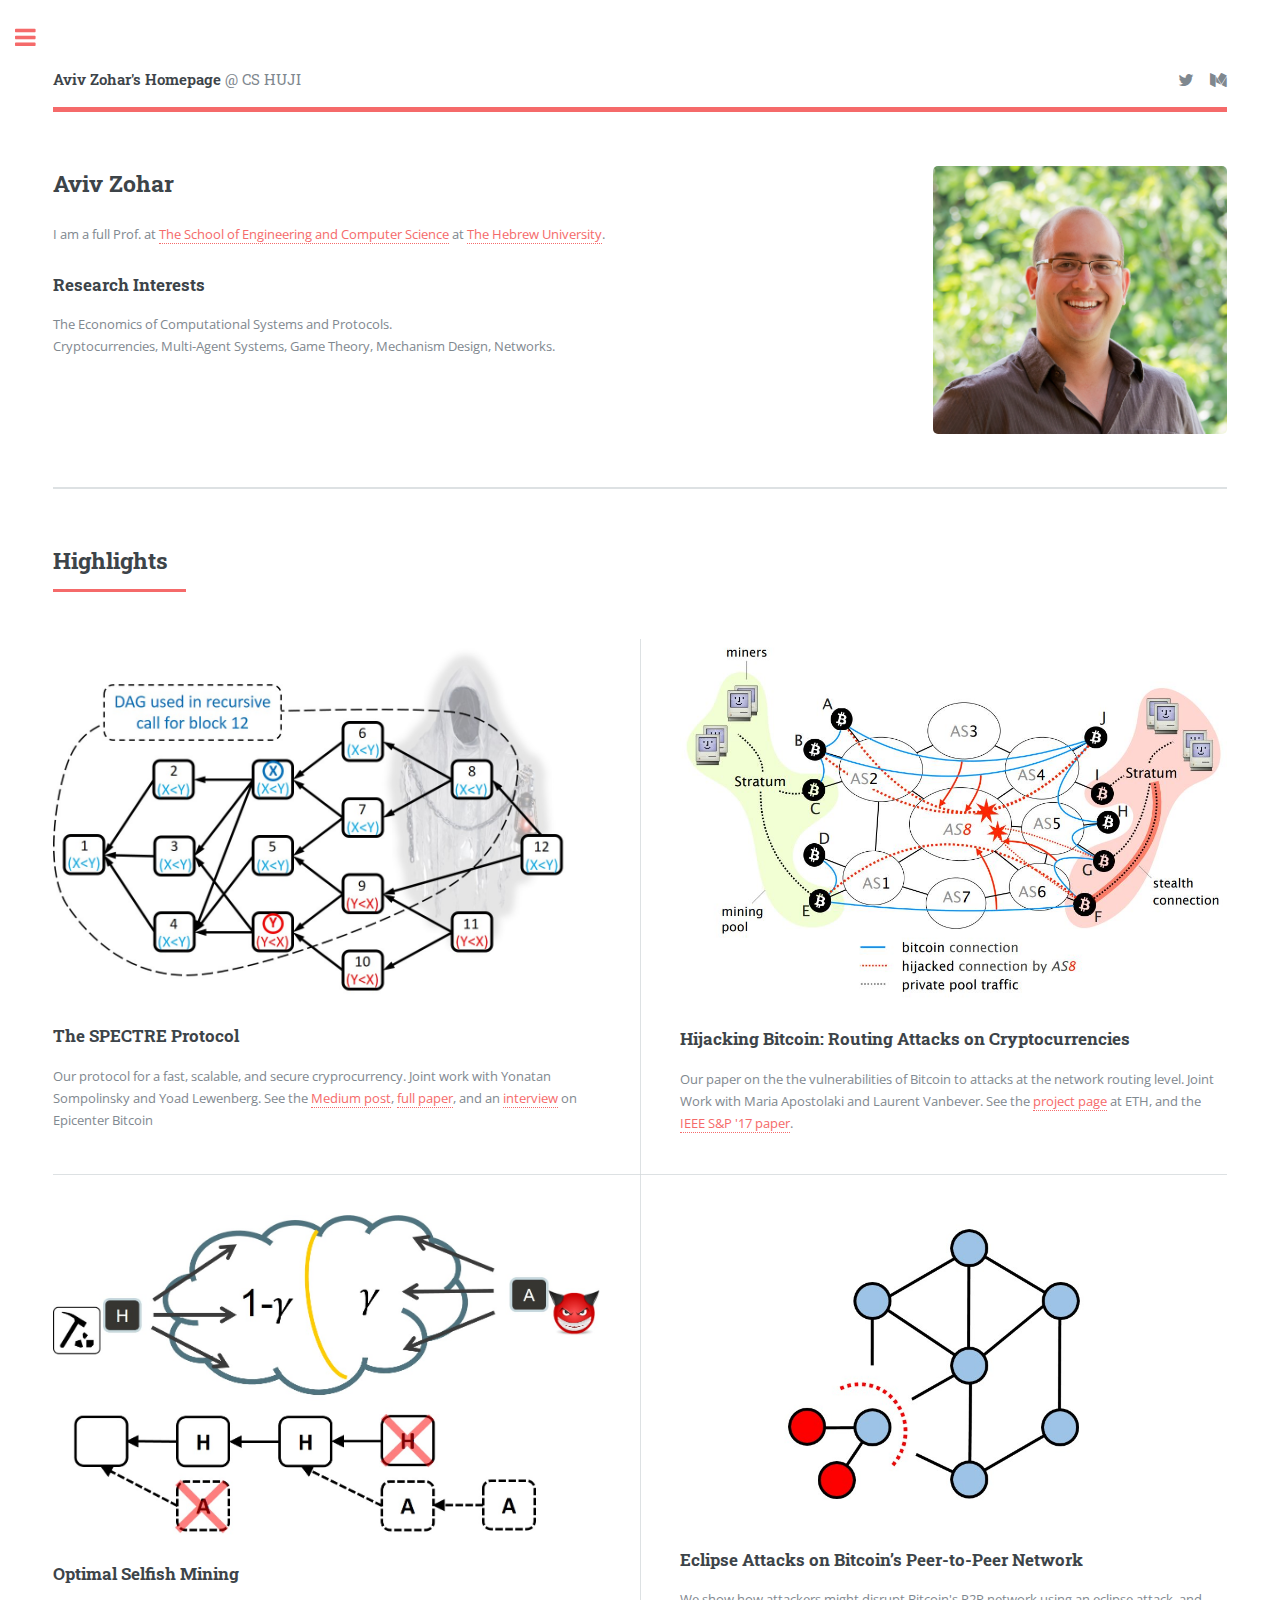
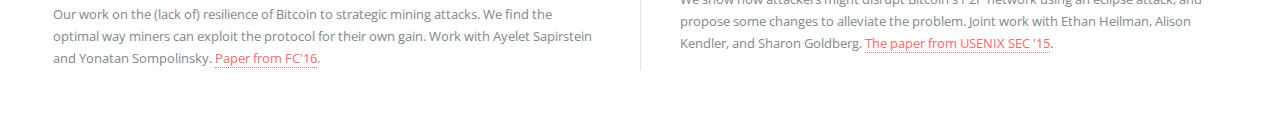
<file: index.html>
<!DOCTYPE HTML>
<html>

<head>
	<title>Aviv Zohar | Computer Science | The Hebrew University</title>
	<meta name="description"
		content="My research on Cryptocurrencies, Multi-agent Systems, Mechanism Design for Computer Systems and protocols." />
	<meta charset="utf-8" />
	<meta name="viewport" content="width=device-width, initial-scale=1, user-scalable=no" />
	<!--[if lte IE 8]><script src="assets/js/ie/html5shiv.js"></script><![endif]-->
	<link rel="stylesheet" href="assets/css/main.css" />
	<!--[if lte IE 9]><link rel="stylesheet" href="assets/css/ie9.css" /><![endif]-->
	<!--[if lte IE 8]><link rel="stylesheet" href="assets/css/ie8.css" /><![endif]-->

	<!-- Google Tag Manager -->
	<script>(function (w, d, s, l, i) {
			w[l] = w[l] || []; w[l].push({
				'gtm.start':
					new Date().getTime(), event: 'gtm.js'
			}); var f = d.getElementsByTagName(s)[0],
				j = d.createElement(s), dl = l != 'dataLayer' ? '&l=' + l : ''; j.async = true; j.src =
					'https://www.googletagmanager.com/gtm.js?id=' + i + dl; f.parentNode.insertBefore(j, f);
		})(window, document, 'script', 'dataLayer', 'GTM-KX6CHWX');</script>
	<!-- End Google Tag Manager -->
</head>

<body>
	<!-- Google Tag Manager (noscript) -->
	<noscript><iframe src="https://www.googletagmanager.com/ns.html?id=GTM-KX6CHWX" height="0" width="0"
			style="display:none;visibility:hidden"></iframe></noscript>
	<!-- End Google Tag Manager (noscript) -->

	<!-- Wrapper -->
	<div id="wrapper">

		<!-- Main -->
		<div id="main">
			<div class="inner">

				<!-- Header -->
				<header id="header">
					<a href="index.html" class="logo"><strong>Aviv Zohar's Homepage</strong> @ CS HUJI</a>
					<ul class="icons">
						<li><a href="https://twitter.com/Avivz78" class="icon fa-twitter"><span
									class="label">Twitter</span></a></li>
						<li><a href="https://medium.com/@avivzohar" class="icon fa-medium"><span
									class="label">Medium</span></a></li>
					</ul>
				</header>

				<!-- Banner -->
				<section id="banner">
					<div class="content">
						<header>
							<h2> Aviv Zohar </h2>
						</header>
						<p> I am a full Prof. at <a href="http://www.cs.huji.ac.il">The School of Engineering and
								Computer Science</a> at <a href="http://www.huji.ac.il">The Hebrew University</a>. </p>
						<h3> Research Interests </h3>
						<p>The Economics of Computational Systems and Protocols.
							<br>Cryptocurrencies, Multi-Agent Systems, Game Theory, Mechanism Design, Networks.
						</p>

					</div>
					<span class="image object">
						<img src="images/AvivZohar.jpg" alt="Aviv Zohar" />
					</span>
				</section>

				<!-- Section -->
				<section>
					<header class="major">
						<h2>Highlights</h2>
					</header>
					<div class="posts">
						<article>
							<a href="https://medium.com/@avivzohar/the-spectre-protocol-7dbbebb707b5" class="image"><img
									src="images/SPECTRE1.jpg" alt="" /></a>
							<h3>The SPECTRE Protocol</h3>
							<p>Our protocol for a fast, scalable, and secure cryprocurrency. Joint work with Yonatan
								Sompolinsky and Yoad Lewenberg.
								See the <a href="https://medium.com/@avivzohar/the-spectre-protocol-7dbbebb707b5">Medium
									post</a>,
								<a href="https://eprint.iacr.org/2016/1159.pdf">full paper</a>, and an <a
									href="https://www.youtube.com/watch?v=DzXH4I8ncVs">interview</a> on Epicenter
								Bitcoin
							</p>
						</article>
						<article>
							<a href="pubs/16/btc_hijack.pdf" class="image"><img src="images/HijackBitcoin.jpg"
									alt="" /></a>
							<h3>Hijacking Bitcoin: Routing Attacks on Cryptocurrencies</h3>
							<p>Our paper on the the vulnerabilities of Bitcoin to attacks at the network routing level.
								Joint Work with Maria Apostolaki and Laurent Vanbever.
								See the <a href="https://btc-hijack.ethz.ch/">project page</a> at ETH,
								and the <a href="pubs/16/btc_hijack.pdf">IEEE S&P '17 paper</a>.</p>

						</article>
						<article>
							<a href="pubs/16/OptSelfishMining.pdf" class="image"><img
									src="images/OptimalSelfishMining.jpg" alt="" /></a>
							<h3>Optimal Selfish Mining</h3>
							<p>Our work on the (lack of) resilience of Bitcoin to strategic mining attacks.
								We find the optimal way miners can exploit the protocol for their own gain.
								Work with Ayelet Sapirstein and Yonatan Sompolinsky. <a
									href="pubs/16/OptSelfishMining.pdf">Paper from FC'16</a>. </p>
						</article>
						<article>
							<a href="pubs/15/sec15-paper-heilman_final.pdf" class="image"><img
									src="images/EclipseAttack.jpg" alt="" /></a>
							<h3>Eclipse Attacks on Bitcoin’s Peer-to-Peer Network</h3>
							<p>We show how attackers might disrupt Bitcoin's P2P network using an eclipse attack, and
								propose some changes to alleviate the problem. Joint work with Ethan Heilman, Alison
								Kendler, and Sharon Goldberg. <a href="pubs/15/sec15-paper-heilman_final.pdf">The paper
									from USENIX SEC '15</a>.</p>
						</article>
					</div>
				</section>

			</div>
		</div>

		<!-- Sidebar -->
		<div id="sidebar">
			<div class="inner">

				<!-- Menu -->
				<nav id="menu">
					<header class="major">
						<h2>Menu</h2>
					</header>
					<ul>
						<li><a href="index.html">Homepage</a></li>
						<li><a href="publications.html">Publications</a></li>
						<li><a href="talks.html">Talks</a></li>
						<li><a href="counseling.html">Student Counseling & Reception Hours</a></li>
					</ul>
				</nav>

				<!-- Section -->
				<section>
					<header class="major">
						<h2>Contact</h2>
					</header>
					<ul class="contact">
						<li class="fa-envelope-o"><a href="mailto:avivz@cs.huji.ac.il">avivz@cs.huji.ac.il</a></li>
						<li class="fa-twitter">Twitter: <a href="https://twitter.com/Avivz78">@Avivz78</a> </li>
						<li class="fa-medium">Medium: <a href="https://medium.com/@avivzohar">@AvivZohar</a> </li>
						<!-- <li class="fa-phone">+972-(0)2-54-94553</li> -->
						<li class="fa-home"> The School of Engineering and Computer Science
							(Rothberg Building), <br> The Hebrew University of Jerusalem, <br> J. Edmund Safra (Givat
							Ram) Campus, <br> Jerusalem , Israel 9190416.
					</ul>
				</section>

				<!-- Footer -->
				<footer id="footer">
					<p class="copyright">&copy; All rights reserved. Design: <a href="https://html5up.net">HTML5 UP</a>.
					</p>
				</footer>

			</div>
		</div>

	</div>

	<!-- Scripts -->
	<script src="assets/js/jquery.min.js"></script>
	<script src="assets/js/skel.min.js"></script>
	<script src="assets/js/util.js"></script>
	<!--[if lte IE 8]><script src="assets/js/ie/respond.min.js"></script><![endif]-->
	<script src="assets/js/main.js"></script>

</body>

</html>
</file>
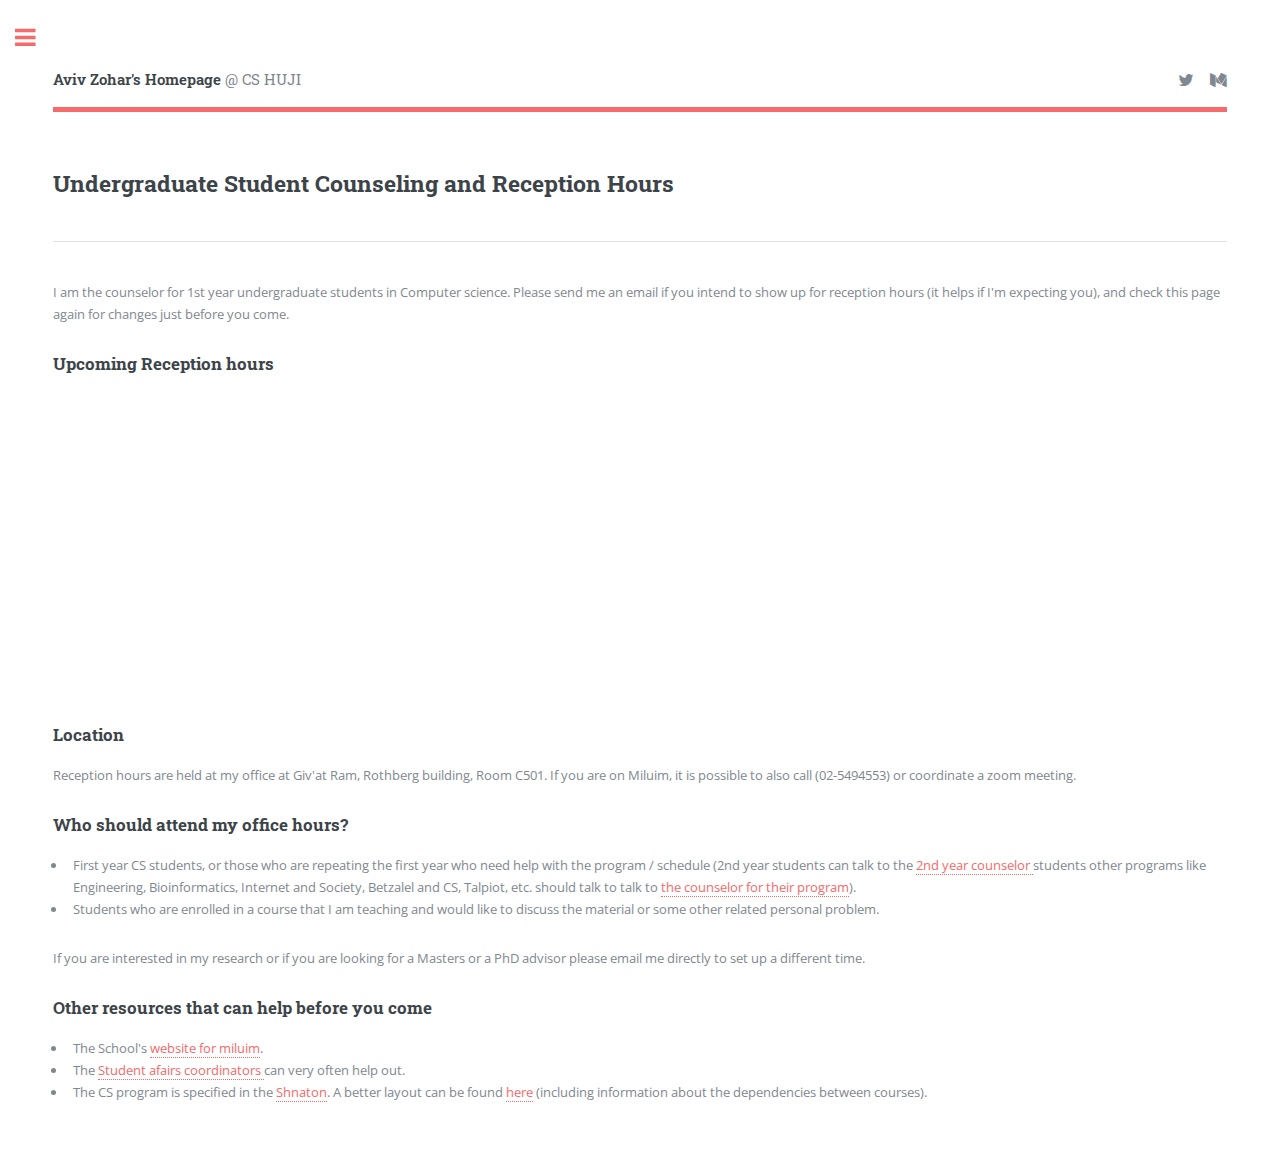
<file: counseling.html>
<!DOCTYPE HTML>
<html>

<head>
	<title>Aviv Zohar - Reception Hours | Computer Science | The Hebrew University</title>
	<meta name="description" content="Student Counseling and Reception Hours." />
	<meta charset="utf-8" />
	<meta name="viewport" content="width=device-width, initial-scale=1, user-scalable=no" />
	<!--[if lte IE 8]><script src="assets/js/ie/html5shiv.js"></script><![endif]-->
	<link rel="stylesheet" href="assets/css/main.css" />
	<!--[if lte IE 9]><link rel="stylesheet" href="assets/css/ie9.css" /><![endif]-->
	<!--[if lte IE 8]><link rel="stylesheet" href="assets/css/ie8.css" /><![endif]-->

	<!-- Google Tag Manager -->
	<script>(function (w, d, s, l, i) {
			w[l] = w[l] || []; w[l].push({
				'gtm.start':
					new Date().getTime(), event: 'gtm.js'
			}); var f = d.getElementsByTagName(s)[0],
				j = d.createElement(s), dl = l != 'dataLayer' ? '&l=' + l : ''; j.async = true; j.src =
					'https://www.googletagmanager.com/gtm.js?id=' + i + dl; f.parentNode.insertBefore(j, f);
		})(window, document, 'script', 'dataLayer', 'GTM-KX6CHWX');</script>
	<!-- End Google Tag Manager -->

</head>

<body>

	<!-- Google Tag Manager (noscript) -->
	<noscript><iframe src="https://www.googletagmanager.com/ns.html?id=GTM-KX6CHWX" height="0" width="0"
			style="display:none;visibility:hidden"></iframe></noscript>
	<!-- End Google Tag Manager (noscript) -->

	<!-- Wrapper -->
	<div id="wrapper">

		<!-- Main -->
		<div id="main">
			<div class="inner">

				<!-- Header -->
				<header id="header">
					<a href="index.html" class="logo"><strong>Aviv Zohar's Homepage</strong> @ CS HUJI</a>
					<ul class="icons">
						<li><a href="https://twitter.com/Avivz78" class="icon fa-twitter"><span
									class="label">Twitter</span></a></li>
						<li><a href="https://medium.com/@avivzohar" class="icon fa-medium"><span
									class="label">Medium</span></a></li>
					</ul>
				</header>

				<!-- Content -->
				<section>
					<header class="main">
						<h2>Undergraduate Student Counseling and Reception Hours</h1>
					</header>

					<hr class="major" />
					<p> I am the counselor for 1st year undergraduate students in Computer science.
						Please send me an email if you intend to show up for reception hours (it helps if I'm expecting
						you), and check this page again for changes just before you come. </p>
					<h3>Upcoming Reception hours </h3>

					<div class="6u 12u$(small)">
						<!-- google calendar embed -->
						<iframe
							src="https://calendar.google.com/calendar/embed?showTitle=0&amp;showDate=0&amp;showPrint=0&amp;showTabs=0&amp;showCalendars=0&amp;mode=AGENDA&amp;height=300&amp;wkst=1&amp;bgcolor=%23FFFFFF&amp;src=vh5u2l2v6mb84juojtfe03thhc%40group.calendar.google.com&amp;color=%2323164E&amp;ctz=Asia%2FJerusalem"
							style="border-width:0" width="600" height="300" frameborder="0" scrolling="no"></iframe>
						<!-- end google calendar embed -->

					</div>
					<br>
					<h3> Location </h3>
					<p>
						Reception hours are held at my office at Giv'at Ram, Rothberg building, Room C501. If you are on
						Miluim, it is possible to also call (02-5494553) or coordinate a zoom meeting.
					</p>

					<h3> Who should attend my office hours? </h3>
					<ul>
						<li> First year CS students, or those who are repeating the first year who need help with the
							program / schedule (2nd year students can talk to the
							<a href="https://www.cs.huji.ac.il/page/15"> 2nd year counselor </a> students other programs
							like Engineering, Bioinformatics, Internet and Society, Betzalel and CS, Talpiot, etc.
							should talk to talk to <a href="https://www.cs.huji.ac.il/page/15">the counselor for their
								program</a>).
						<li> Students who are enrolled in a course that I am teaching and would like to discuss the
							material or some other related personal problem.
					</ul>
					<p> If you are interested in my research or if you are looking for a Masters or a PhD advisor please
						email me directly to set up a different time.</p>

					<h3> Other resources that can help before you come</h3>
					<ul>
						<li> The School's <a href="https://miluim.cs.huji.ac.il/he/">website for
								miluim</a>.
						<li> The <a href="http://www.cs.huji.ac.il/people/administrative-staff"> Student afairs
								coordinators </a> can very often help out.
						<li> The CS program is specified in the <a href="http://shnaton.huji.ac.il/"> Shnaton</a>. A
							better layout can be found
							<a href="http://www.cs.huji.ac.il/academics/programs-for-bachelors-degree">here</a>
							(including information about the dependencies between courses).
					</ul>
				</section>
			</div>
		</div>

		<!-- Sidebar -->
		<div id="sidebar">
			<div class="inner">

				<!-- Menu -->
				<nav id="menu">
					<header class="major">
						<h2>Menu</h2>
					</header>
					<ul>
						<li><a href="index.html">Homepage</a></li>
						<li><a href="publications.html">Publications</a></li>
						<li><a href="talks.html">Talks</a></li>
						<li><a href="counseling.html">Student Counseling & Reception Hours</a></li>
					</ul>
				</nav>

				<!-- Section -->
				<section>
					<header class="major">
						<h2>Contact</h2>
					</header>
					<ul class="contact">
						<li class="fa-envelope-o"><a href="mailto:avivz@cs.huji.ac.il">avivz@cs.huji.ac.il</a></li>
						<li class="fa-twitter">Twitter: <a href="https://twitter.com/Avivz78">@Avivz78</a> </li>
						<li class="fa-medium">Medium: <a href="https://medium.com/@avivzohar">@AvivZohar</a> </li>
						<!-- <li class="fa-phone">+972-(0)2-54-94553</li> -->
						<li class="fa-home"> The School of Engineering and Computer Science
							(Rothberg Building), <br> The Hebrew University of Jerusalem, <br> J. Edmund Safra (Givat
							Ram) Campus, <br> Jerusalem , Israel 9190416.
					</ul>
				</section>

				<!-- Footer -->
				<footer id="footer">
					<p class="copyright">&copy; All rights reserved. Design: <a href="https://html5up.net">HTML5 UP</a>.
					</p>
				</footer>

			</div>
		</div>

	</div>

	<!-- Scripts -->
	<script src="assets/js/jquery.min.js"></script>
	<script src="assets/js/skel.min.js"></script>
	<script src="assets/js/util.js"></script>
	<!--[if lte IE 8]><script src="assets/js/ie/respond.min.js"></script><![endif]-->
	<script src="assets/js/main.js"></script>
</body>

</html>
</file>
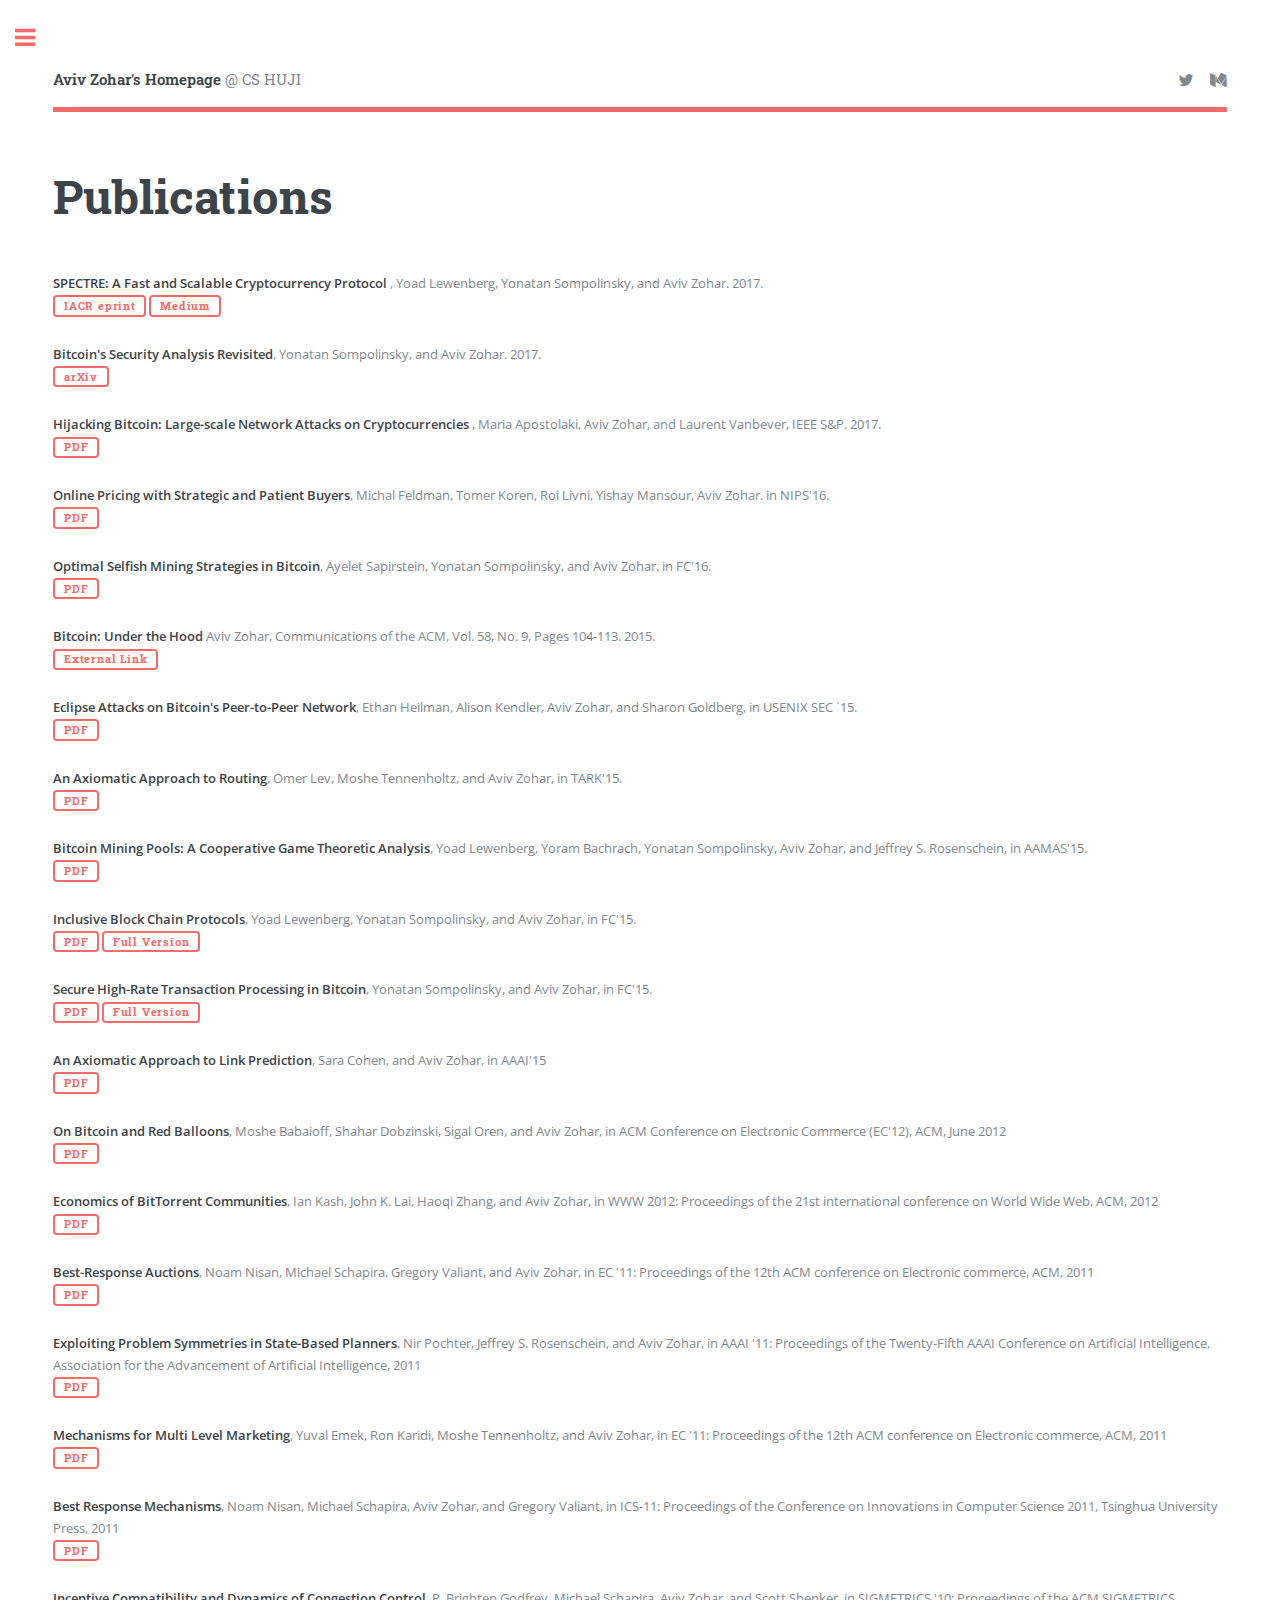
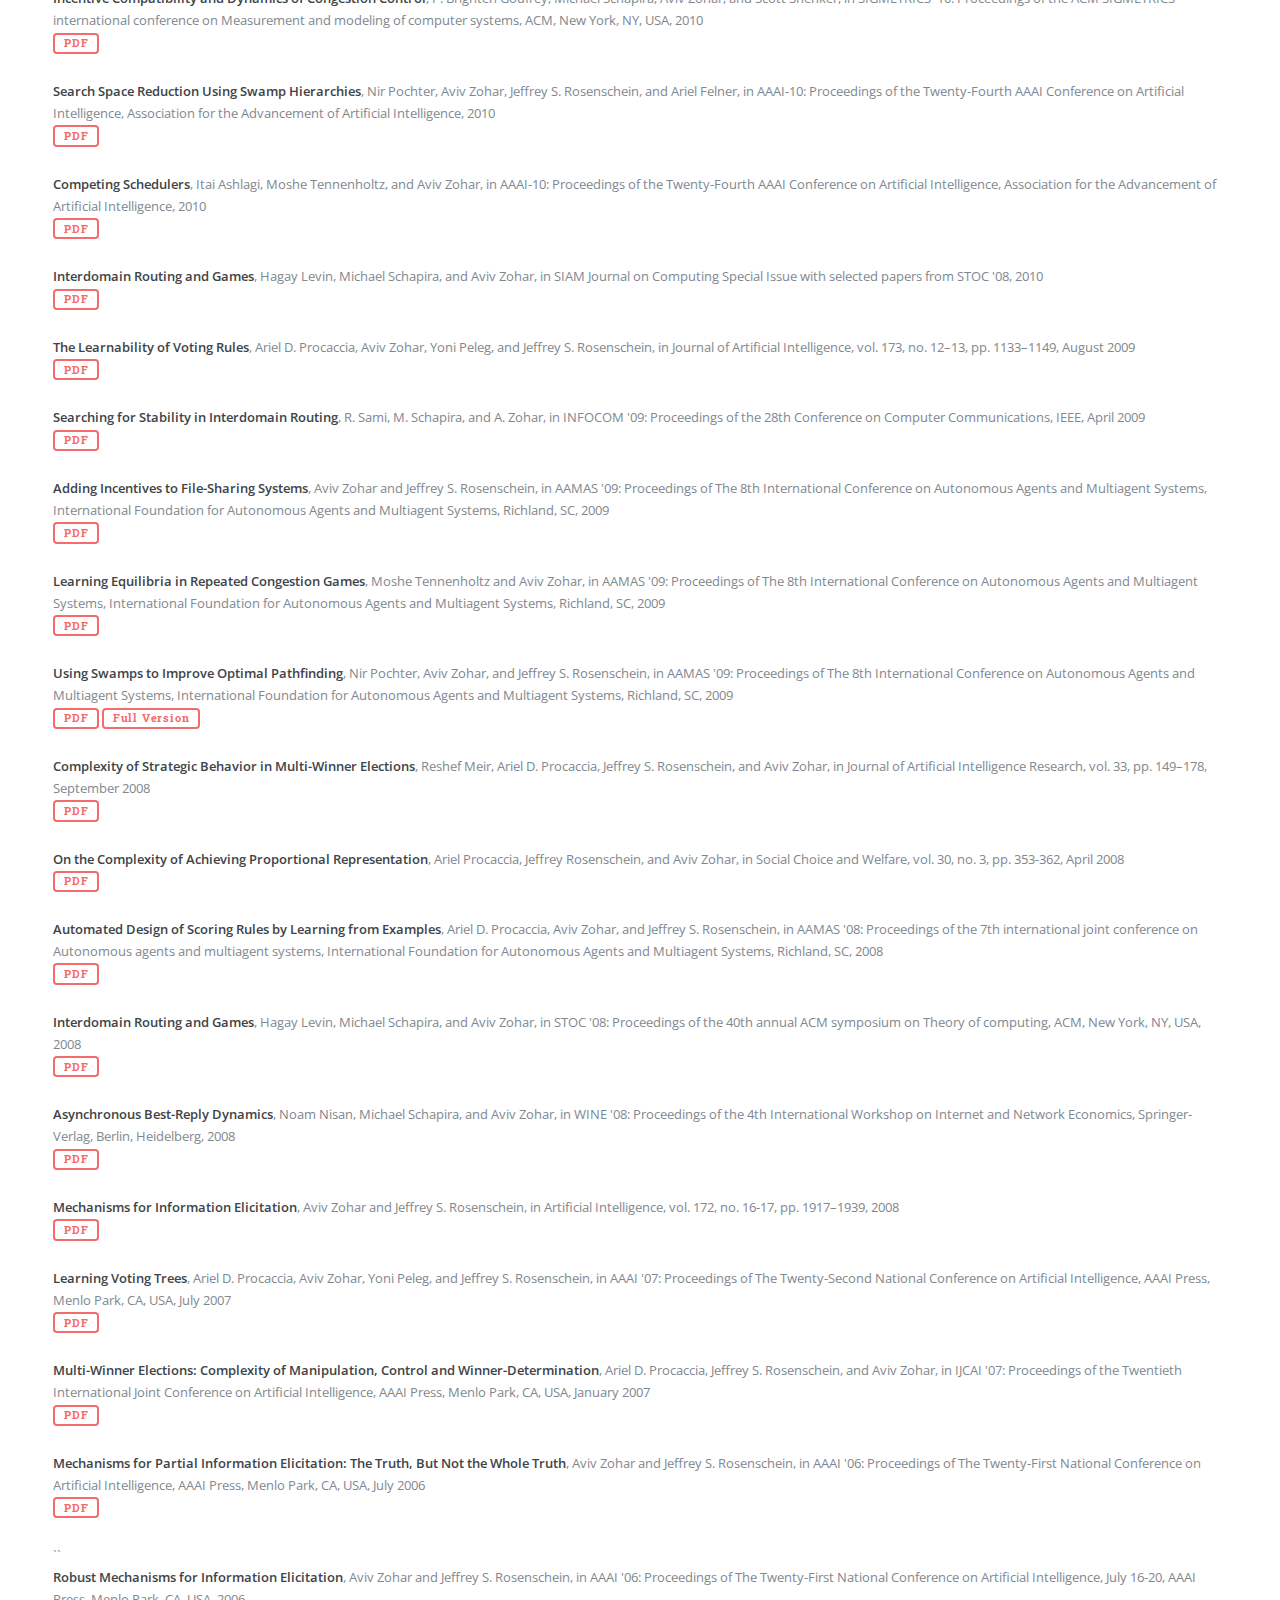
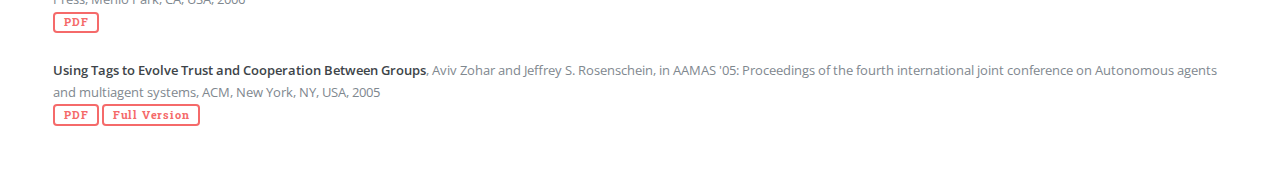
<file: publications.html>
<!DOCTYPE HTML>
<html>

<head>
	<title>Aviv Zohar's Publications | Computer Science | The Hebrew University</title>
	<meta name="description" content="Publications and recent research results." />
	<meta charset="utf-8" />
	<meta name="viewport" content="width=device-width, initial-scale=1, user-scalable=no" />
	<!--[if lte IE 8]><script src="assets/js/ie/html5shiv.js"></script><![endif]-->
	<link rel="stylesheet" href="assets/css/main.css" />
	<!--[if lte IE 9]><link rel="stylesheet" href="assets/css/ie9.css" /><![endif]-->
	<!--[if lte IE 8]><link rel="stylesheet" href="assets/css/ie8.css" /><![endif]-->
	<!-- Google Tag Manager -->
	<script>(function (w, d, s, l, i) {
			w[l] = w[l] || []; w[l].push({
				'gtm.start':
					new Date().getTime(), event: 'gtm.js'
			}); var f = d.getElementsByTagName(s)[0],
				j = d.createElement(s), dl = l != 'dataLayer' ? '&l=' + l : ''; j.async = true; j.src =
					'https://www.googletagmanager.com/gtm.js?id=' + i + dl; f.parentNode.insertBefore(j, f);
		})(window, document, 'script', 'dataLayer', 'GTM-KX6CHWX');</script>
	<!-- End Google Tag Manager -->
</head>

<body>

	<!-- Google Tag Manager (noscript) -->
	<noscript><iframe src="https://www.googletagmanager.com/ns.html?id=GTM-KX6CHWX" height="0" width="0"
			style="display:none;visibility:hidden"></iframe></noscript>
	<!-- End Google Tag Manager (noscript) -->


	<!-- Wrapper -->
	<div id="wrapper">

		<!-- Main -->
		<div id="main">
			<div class="inner">

				<!-- Header -->
				<header id="header">
					<a href="index.html" class="logo"><strong>Aviv Zohar's Homepage</strong> @ CS HUJI</a>
					<ul class="icons">
						<li><a href="https://twitter.com/Avivz78" class="icon fa-twitter"><span
									class="label">Twitter</span></a></li>
						<li><a href="https://medium.com/@avivzohar" class="icon fa-medium"><span
									class="label">Medium</span></a></li>
					</ul>
				</header>

				<!-- Content -->
				<section>
					<header class="main">
						<h1>Publications</h1>
					</header>

					<!-- <div class="row"> -->

					<p> <strong>SPECTRE: A Fast and Scalable Cryptocurrency Protocol </strong>, Yoad Lewenberg, Yonatan
						Sompolinsky, and Aviv Zohar. 2017.
						<br>
						<a href="https://eprint.iacr.org/2016/1159.pdf" class="button tight">IACR eprint</a>
						<a href="https://medium.com/@avivzohar/the-spectre-protocol-7dbbebb707b5"
							class="button tight">Medium</a>
					</p>

					<p><strong>Bitcoin's Security Analysis Revisited</strong>, Yonatan Sompolinsky, and Aviv Zohar.
						2017.
						<br>
						<a href="http://arxiv.org/abs/1605.09193" class="button tight"> arXiv</a>
					</p>

					<p><strong>Hijacking Bitcoin: Large-scale Network Attacks on Cryptocurrencies </strong>, Maria
						Apostolaki, Aviv Zohar, and Laurent Vanbever, IEEE S&P. 2017.
						<br>
						<a href="pubs/16/btc_hijack.pdf" class="button tight">PDF</a>
					</p>

					<p><strong>Online Pricing with Strategic and Patient Buyers</strong>, Michal Feldman, Tomer Koren,
						Roi Livni, Yishay Mansour, Aviv Zohar. in NIPS'16.
						<br>
						<a href="pubs/16/patient_buyers.pdf" class="button tight">PDF</a>
					</p>

					<p><strong>Optimal Selfish Mining Strategies in Bitcoin</strong>, Ayelet Sapirstein, Yonatan
						Sompolinsky, and Aviv Zohar. in FC'16.
						<br>
						<a href="pubs/16/OptSelfishMining.pdf" class="button tight">PDF</a>
					</p>

					<p><strong> Bitcoin: Under the Hood</strong> Aviv Zohar, Communications of the ACM, Vol. 58, No. 9,
						Pages 104-113. 2015.
						<br>
						<a href="http://dl.acm.org/citation.cfm?id=2817191.2701411&amp;coll=portal&amp;dl=ACM"
							class="button tight">External Link</a>
					</p>

					<p><strong>Eclipse Attacks on Bitcoin's Peer-to-Peer Network</strong>, Ethan Heilman, Alison
						Kendler, Aviv Zohar, and Sharon Goldberg, in USENIX SEC `15.
						<br>
						<a href="pubs/15/sec15-paper-heilman_final.pdf" class="button tight">PDF</a>
					</p>

					<p><strong>An Axiomatic Approach to Routing</strong>, Omer Lev, Moshe Tennenholtz, and Aviv Zohar,
						in TARK'15.
						<br>
						<a href="pubs/15/routing_axioms_TARK15.pdf" class="button tight">PDF</a>
					</p>

					<p><strong>Bitcoin Mining Pools: A Cooperative Game Theoretic Analysis</strong>, Yoad Lewenberg,
						Yoram Bachrach, Yonatan Sompolinsky, Aviv Zohar, and Jeffrey S. Rosenschein, in AAMAS'15.
						<br>
						<a href="pubs/15/fp245-lewenbergA.pdf" class="button tight">PDF</a>
					</p>

					<p><strong>Inclusive Block Chain Protocols</strong>, Yoad Lewenberg, Yonatan Sompolinsky, and Aviv
						Zohar, in FC'15.
						<br>
						<a href="pubs/15/inclusive_btc.pdf" class="button tight">PDF</a>
						<a href="pubs/15/inclusive_btc_full.pdf" class="button tight">Full Version</a>
					</p>

					<p><strong>Secure High-Rate Transaction Processing in Bitcoin</strong>, Yonatan Sompolinsky, and
						Aviv Zohar, in FC'15.
						<br>
						<a href="pubs/15/btc_ghost.pdf" class="button tight">PDF</a>
						<a href="pubs/15/btc_ghost_full.pdf" class="button tight">Full Version</a>
					</p>

					<p><strong>An Axiomatic Approach to Link Prediction</strong>, Sara Cohen, and Aviv Zohar, in AAAI'15
						<br>
						<a href="pubs/15/axiomatic_link_pred.pdf" class="button tight">PDF</a>
					</p>

					<p><strong>On Bitcoin and Red Balloons</strong>, Moshe Babaioff, Shahar Dobzinski, Sigal Oren, and
						Aviv Zohar, in ACM Conference on Electronic Commerce (EC'12), ACM, June 2012
						<br>
						<a href="pubs/12/Bitcoin_EC0212.pdf" class="button tight">PDF</a>
					</p>

					<p><strong>Economics of BitTorrent Communities</strong>, Ian Kash, John K. Lai, Haoqi Zhang, and
						Aviv Zohar, in WWW 2012: Proceedings of the 21st international conference on World Wide Web,
						ACM, 2012
						<br>
						<a href="pubs/12/P2PCommunities_WWW2012.pdf" class="button tight">PDF</a>
					</p>

					<p><strong>Best-Response Auctions</strong>, Noam Nisan, Michael Schapira, Gregory Valiant, and Aviv
						Zohar, in EC '11: Proceedings of the 12th ACM conference on
						Electronic commerce, ACM, 2011
						<br>
						<a href="pubs/12/BestResponseAuctions_EC11.pdf" class="button tight">PDF</a>
					</p>

					<p><strong>Exploiting Problem Symmetries in State-Based Planners</strong>, Nir Pochter, Jeffrey S.
						Rosenschein, and Aviv Zohar, in AAAI '11: Proceedings of
						the Twenty-Fifth AAAI Conference on Artificial Intelligence, Association for the Advancement of
						Artificial Intelligence, 2011
						<br>
						<a href="pubs/12/PlanningSymmetries_AAAI11.pdf" class="button tight">PDF</a>
					</p>

					<p><strong>Mechanisms for Multi Level Marketing</strong>, Yuval Emek, Ron Karidi, Moshe Tennenholtz,
						and Aviv Zohar, in EC '11: Proceedings of the 12th ACM
						conference on Electronic commerce, ACM, 2011
						<br>
						<a href="pubs/12/MultiLevelMarketing_EC11.pdf" class="button tight">PDF</a>
					</p>

					<p><strong>Best Response Mechanisms</strong>, Noam Nisan, Michael Schapira, Aviv Zohar, and Gregory
						Valiant, in ICS-11: Proceedings of the Conference on
						Innovations in Computer Science 2011, Tsinghua University Press, 2011
						<br>
						<a href="pubs/12/BestRespMechanisms_ICS11.pdf" class="button tight">PDF</a>
					</p>

					<p><strong>Incentive Compatibility and Dynamics of Congestion Control</strong>, P. Brighten Godfrey,
						Michael Schapira, Aviv Zohar, and Scott Shenker, in SIGMETRICS '10:
						Proceedings of the ACM SIGMETRICS international conference on Measurement and modeling of
						computer systems, ACM, New York, NY, USA, 2010
						<br>
						<a href="pubs/12/fp194-godfrey.pdf" class="button tight">PDF</a>
					</p>

					<p><strong>Search Space Reduction Using Swamp Hierarchies</strong>, Nir Pochter, Aviv Zohar, Jeffrey
						S. Rosenschein, and Ariel Felner, in AAAI-10: Proceedings of the
						Twenty-Fourth AAAI Conference on Artificial Intelligence, Association for the Advancement of
						Artificial Intelligence, 2010
						<br>
						<a href="pubs/12/swamps_AAAI2010.pdf" class="button tight">PDF</a>
					</p>

					<p><strong>Competing Schedulers</strong>, Itai Ashlagi, Moshe Tennenholtz, and Aviv Zohar, in
						AAAI-10: Proceedings of the Twenty-Fourth AAAI
						Conference on Artificial Intelligence, Association for the Advancement of Artificial
						Intelligence, 2010
						<br>
						<a href="pubs/12/SchedulingComp_AAAI2010.pdf" class="button tight">PDF</a>
					</p>

					<p><strong>Interdomain Routing and Games</strong>, Hagay Levin, Michael Schapira, and Aviv Zohar, in
						SIAM Journal on Computing Special Issue with
						selected papers from STOC '08, 2010
						<br>
						<a href="pubs/12/routing_games-full.pdf" class="button tight">PDF</a>
					</p>

					<p><strong>The Learnability of Voting Rules</strong>, Ariel D. Procaccia, Aviv Zohar, Yoni Peleg,
						and Jeffrey S. Rosenschein,
						in Journal of Artificial Intelligence, vol. 173, no. 12–13, pp. 1133–1149, August 2009
						<br>
						<a href="pubs/12/learn_aij.pdf" class="button tight">PDF</a>
					</p>
					<p><strong>Searching for Stability in Interdomain Routing</strong>, R. Sami, M. Schapira, and A.
						Zohar, in INFOCOM '09: Proceedings of
						the 28th Conference on Computer Communications, IEEE, April 2009
						<br>
						<a href="pubs/12/sss1_infocom09.pdf" class="button tight">PDF</a>
					</p>

					<p><strong>Adding Incentives to File-Sharing Systems</strong>, Aviv Zohar and Jeffrey S.
						Rosenschein, in AAMAS '09: Proceedings of The
						8th International Conference on Autonomous Agents and Multiagent Systems, International
						Foundation for Autonomous Agents and Multiagent Systems,
						Richland, SC, 2009
						<br>
						<a href="pubs/12/p2p_aamas09.pdf" class="button tight">PDF</a>
					</p>

					<p><strong>Learning Equilibria in Repeated Congestion Games</strong>, Moshe Tennenholtz and Aviv
						Zohar, in AAMAS '09: Proceedings of
						The 8th International Conference on Autonomous Agents and Multiagent Systems, International
						Foundation for Autonomous Agents and Multiagent
						Systems, Richland, SC, 2009
						<br>
						<a href="pubs/12/learn_eq_aamas09.pdf" class="button tight">PDF</a>
					</p>

					<p><strong>Using Swamps to Improve Optimal Pathfinding</strong>, Nir Pochter, Aviv Zohar, and
						Jeffrey S. Rosenschein, in AAMAS '09: Proceedings of The
						8th International Conference on Autonomous Agents and Multiagent Systems, International
						Foundation for Autonomous Agents and Multiagent Systems,
						Richland, SC, 2009
						<br>
						<a href="pubs/12/swamps_aamas09_short.pdf" class="button tight">PDF</a>
						<a href="pubs/12/swamps_stair08.pdf" class="button tight">Full Version</a>
					</p>

					<p><strong>Complexity of Strategic Behavior in Multi-Winner Elections</strong>, Reshef Meir, Ariel
						D. Procaccia, Jeffrey S. Rosenschein, and Aviv Zohar,
						in Journal of Artificial Intelligence Research, vol. 33, pp. 149–178, September 2008
						<br>
						<a href="pubs/12/multi_winner_jair.pdf" class="button tight">PDF</a>
					</p>

					<p><strong>On the Complexity of Achieving Proportional Representation</strong>, Ariel Procaccia,
						Jeffrey Rosenschein, and Aviv Zohar, in Social Choice
						and Welfare, vol. 30, no. 3, pp. 353-362, April 2008
						<br>
						<a href="pubs/12/scw_fpr_final.pdf" class="button tight">PDF</a>
					</p>

					<p><strong>Automated Design of Scoring Rules by Learning from Examples</strong>, Ariel D. Procaccia,
						Aviv Zohar, and Jeffrey S. Rosenschein, in AAMAS '08:
						Proceedings of the 7th international joint conference on Autonomous agents and multiagent
						systems, International Foundation for Autonomous Agents and Multiagent Systems, Richland, SC,
						2008
						<br>
						<a href="pubs/12/autodesign_aamas08.pdf" class="button tight">PDF</a>
					</p>

					<p><strong>Interdomain Routing and Games</strong>, Hagay Levin, Michael Schapira, and Aviv Zohar, in
						STOC '08: Proceedings of the 40th annual ACM
						symposium on Theory of computing, ACM, New York, NY, USA, 2008
						<br>
						<a href="pubs/12/bgp_stoc08.pdf" class="button tight">PDF</a>
					</p>

					<p><strong>Asynchronous Best-Reply Dynamics</strong>, Noam Nisan, Michael Schapira, and Aviv Zohar,
						in WINE '08: Proceedings of the 4th International
						Workshop on Internet and Network Economics, Springer-Verlag, Berlin, Heidelberg, 2008
						<br>
						<a href="pubs/12/asynch_wine08.pdf" class="button tight">PDF</a>
					</p>

					<p><strong>Mechanisms for Information Elicitation</strong>, Aviv Zohar and Jeffrey S. Rosenschein,
						in Artificial Intelligence, vol. 172,
						no. 16-17, pp. 1917–1939, 2008
						<br>
						<a href="pubs/12/infelic_aij.pdf" class="button tight">PDF</a>
					</p>

					<p><strong>Learning Voting Trees</strong>, Ariel D. Procaccia, Aviv Zohar, Yoni Peleg, and Jeffrey
						S. Rosenschein,
						in AAAI '07: Proceedings of The Twenty-Second National Conference on Artificial Intelligence,
						AAAI Press, Menlo Park, CA, USA, July 2007
						<br>
						<a href="pubs/12/aaai.trees.pdf" class="button tight">PDF</a>
					</p>

					<p><strong>Multi-Winner Elections: Complexity of Manipulation, Control and
							Winner-Determination</strong>,
						Ariel D. Procaccia, Jeffrey S. Rosenschein, and Aviv Zohar, in IJCAI '07: Proceedings of the
						Twentieth International Joint Conference on
						Artificial Intelligence, AAAI Press, Menlo Park, CA, USA, January 2007
						<br>
						<a href="pubs/12/multi.ijcai.pdf" class="button tight">PDF</a>
					</p>

					<p><strong>Mechanisms for Partial Information Elicitation: The Truth, But Not the Whole
							Truth</strong>,
						Aviv Zohar and Jeffrey S. Rosenschein, in AAAI '06: Proceedings of The Twenty-First National
						Conference on
						Artificial Intelligence, AAAI Press, Menlo Park, CA, USA, July 2006
						<br>
						<a href="pubs/12/aaai06zohar2.pdf" class="button tight">PDF</a>
					</p>

					`` <p><strong>Robust Mechanisms for Information Elicitation</strong>, Aviv Zohar and Jeffrey S.
						Rosenschein, in AAAI '06: Proceedings of The
						Twenty-First National Conference on Artificial Intelligence, July 16-20, AAAI Press, Menlo Park,
						CA, USA, 2006
						<br>
						<a href="pubs/12/aaai06zohar1.pdf" class="button tight">PDF</a>
					</p>

					<p><strong>Using Tags to Evolve Trust and Cooperation Between Groups</strong>, Aviv Zohar and
						Jeffrey S. Rosenschein, in AAMAS '05:
						Proceedings of the fourth international joint conference on Autonomous agents and multiagent
						systems, ACM, New York, NY, USA, 2005
						<br>
						<a href="pubs/12/aamas05zohar.pdf" class="button tight">PDF</a>
						<a href="pubs/12/bisfai05zohar.pdf" class="button tight">Full Version</a>
					</p>
					<!-- </div> -->
				</section>

			</div>
		</div>

		<!-- Sidebar -->
		<div id="sidebar">
			<div class="inner">

				<!-- Menu -->
				<nav id="menu">
					<header class="major">
						<h2>Menu</h2>
					</header>
					<ul>
						<li><a href="index.html">Homepage</a></li>
						<li><a href="publications.html">Publications</a></li>
						<li><a href="talks.html">Talks</a></li>
						<li><a href="counseling.html">Student Counseling & Reception Hours</a></li>
					</ul>
				</nav>

				<!-- Section -->
				<section>
					<header class="major">
						<h2>Contact</h2>
					</header>
					<ul class="contact">
						<li class="fa-envelope-o"><a href="mailto:avivz@cs.huji.ac.il">avivz@cs.huji.ac.il</a></li>
						<li class="fa-twitter">Twitter: <a href="https://twitter.com/Avivz78">@Avivz78</a> </li>
						<li class="fa-medium">Medium: <a href="https://medium.com/@avivzohar">@AvivZohar</a> </li>
						<!-- <li class="fa-phone">+972-(0)2-54-94553</li> -->
						<li class="fa-home"> The School of Engineering and Computer Science
							(Rothberg Building), <br> The Hebrew University of Jerusalem, <br> J. Edmund Safra (Givat
							Ram) Campus, <br> Jerusalem , Israel 9190416.
					</ul>
				</section>

				<!-- Footer -->
				<footer id="footer">
					<p class="copyright">&copy; All rights reserved. Design: <a href="https://html5up.net">HTML5 UP</a>.
					</p>
				</footer>

			</div>
		</div>

	</div>

	<!-- Scripts -->
	<script src="assets/js/jquery.min.js"></script>
	<script src="assets/js/skel.min.js"></script>
	<script src="assets/js/util.js"></script>
	<!--[if lte IE 8]><script src="assets/js/ie/respond.min.js"></script><![endif]-->
	<script src="assets/js/main.js"></script>

</body>

</html>
</file>
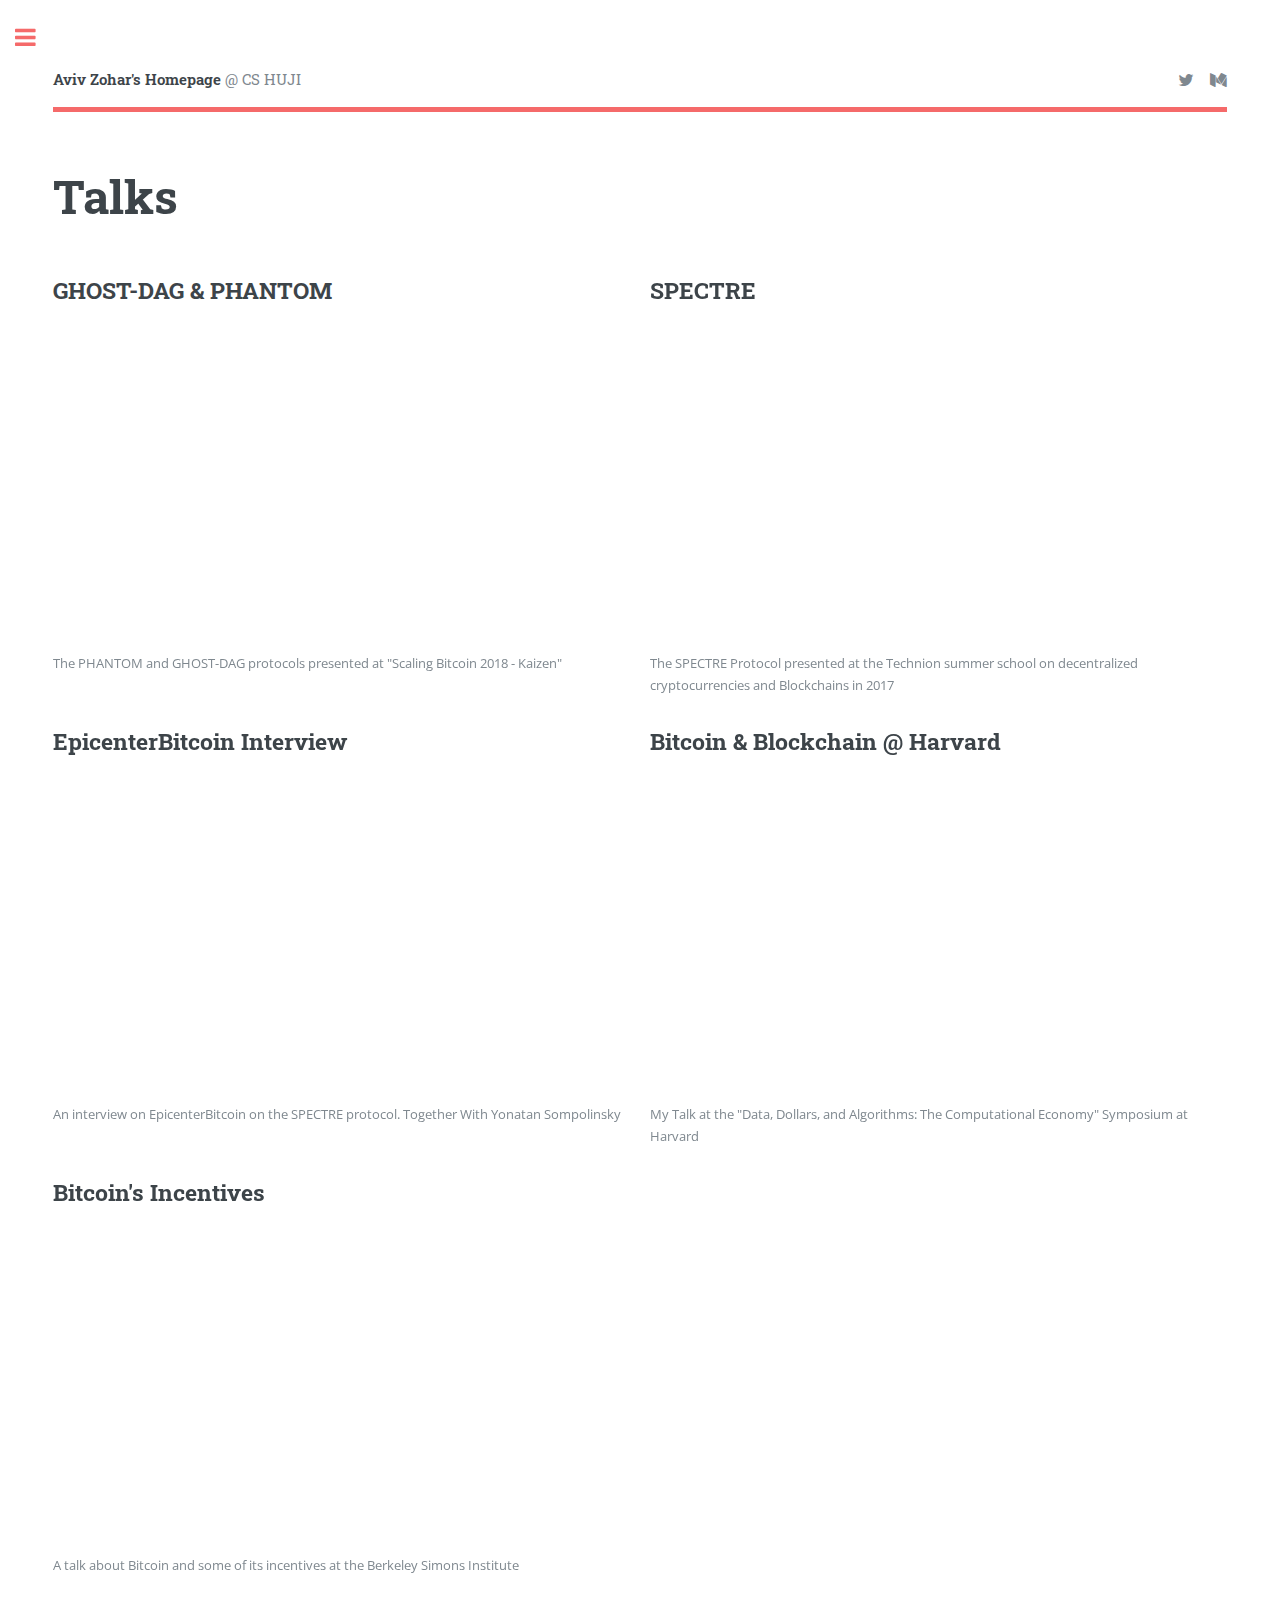
<file: talks.html>
<!DOCTYPE HTML>
<html>

<head>
	<title>Aviv Zohar - Selected Talks | Computer Science | The Hebrew University</title>
	<meta name="description" content="Online Videos of selected talks covering my research." />
	<meta charset="utf-8" />
	<meta name="viewport" content="width=device-width, initial-scale=1, user-scalable=no" />
	<!--[if lte IE 8]><script src="assets/js/ie/html5shiv.js"></script><![endif]-->
	<link rel="stylesheet" href="assets/css/main.css" />
	<!--[if lte IE 9]><link rel="stylesheet" href="assets/css/ie9.css" /><![endif]-->
	<!--[if lte IE 8]><link rel="stylesheet" href="assets/css/ie8.css" /><![endif]-->

	<!-- Google Tag Manager -->
	<script>(function (w, d, s, l, i) {
			w[l] = w[l] || []; w[l].push({
				'gtm.start':
					new Date().getTime(), event: 'gtm.js'
			}); var f = d.getElementsByTagName(s)[0],
				j = d.createElement(s), dl = l != 'dataLayer' ? '&l=' + l : ''; j.async = true; j.src =
					'https://www.googletagmanager.com/gtm.js?id=' + i + dl; f.parentNode.insertBefore(j, f);
		})(window, document, 'script', 'dataLayer', 'GTM-KX6CHWX');</script>
	<!-- End Google Tag Manager -->

</head>

<body>

	<!-- Google Tag Manager (noscript) -->
	<noscript><iframe src="https://www.googletagmanager.com/ns.html?id=GTM-KX6CHWX" height="0" width="0"
			style="display:none;visibility:hidden"></iframe></noscript>
	<!-- End Google Tag Manager (noscript) -->

	<!-- Wrapper -->
	<div id="wrapper">

		<!-- Main -->
		<div id="main">
			<div class="inner">

				<!-- Header -->
				<header id="header">
					<a href="index.html" class="logo"><strong>Aviv Zohar's Homepage</strong> @ CS HUJI</a>
					<ul class="icons">
						<li><a href="https://twitter.com/Avivz78" class="icon fa-twitter"><span
									class="label">Twitter</span></a></li>
						<li><a href="https://medium.com/@avivzohar" class="icon fa-medium"><span
									class="label">Medium</span></a></li>
					</ul>
				</header>

				<!-- Content -->
				<section>
					<header class="main">
						<h1>Talks</h1>
					</header>

					<!-- <hr class="major" /> -->

					<div class="row"> <!------------------ START ------------->
						<div class="6u 12u$(small)">
							<h2> GHOST-DAG & PHANTOM </h2>
							<iframe width="100%" height="315" src="https://www.youtube.com/embed/3Hksieg5GdM?start=1810"
								frameborder="0" allow="autoplay; encrypted-media" allowfullscreen></iframe>
							<p> The PHANTOM and GHOST-DAG protocols presented at "Scaling Bitcoin 2018 - Kaizen"</p>

						</div>

						<!-- <hr class="major" /> -->

						<div class="6u 12u$(small)">
							<h2> SPECTRE </h2>
							<iframe width="100%" height="315" src="https://www.youtube.com/embed/5mEaBXl3BMM?start=10"
								frameborder="0" allow="autoplay; encrypted-media" allowfullscreen></iframe>
							<p> The SPECTRE Protocol presented at the Technion summer school on decentralized
								cryptocurrencies and Blockchains in 2017</p>

						</div>

						<!-- <hr class="major" /> -->

						<div class="6u 12u$(small)">
							<h2> EpicenterBitcoin Interview </h2>
							<iframe width="100%" height="315" src="https://www.youtube.com/embed/DzXH4I8ncVs"
								frameborder="0" allowfullscreen></iframe>
							<p> An interview on EpicenterBitcoin on the SPECTRE protocol. Together With Yonatan
								Sompolinsky</p>

						</div>

						<!-- <hr class="major" /> -->
						<div class="6u 12u$(small)">
							<h2> Bitcoin & Blockchain @ Harvard </h2>

							<iframe width="100%" height="315" src="https://www.youtube.com/embed/gRm2RllZzUo"
								frameborder="0" allowfullscreen>
							</iframe>
							<p>My Talk at the "Data, Dollars, and Algorithms: The Computational Economy" Symposium at
								Harvard</p>
						</div>

						<!-- <hr class="major" /> -->

						<div class="6u 12u$(small)">
							<h2>Bitcoin's Incentives </h2>
							<iframe width="100%" height="315" src="https://www.youtube.com/embed/D0Fhg9CpbOg"
								frameborder="0" allowfullscreen></iframe>
							<p>A talk about Bitcoin and some of its incentives at the Berkeley Simons Institute</p>
						</div>

						<!-- <hr class="major" /> -->
					</div> <!------------------ START ------------->

				</section>

			</div>
		</div>

		<!-- Sidebar -->
		<div id="sidebar">
			<div class="inner">

				<!-- Menu -->
				<nav id="menu">
					<header class="major">
						<h2>Menu</h2>
					</header>
					<ul>
						<li><a href="index.html">Homepage</a></li>
						<li><a href="publications.html">Publications</a></li>
						<li><a href="talks.html">Talks</a></li>
						<li><a href="counseling.html">Student Counseling & Reception Hours</a></li>
					</ul>
				</nav>

				<!-- Section -->
				<section>
					<header class="major">
						<h2>Contact</h2>
					</header>
					<ul class="contact">
						<li class="fa-envelope-o"><a href="mailto:avivz@cs.huji.ac.il">avivz@cs.huji.ac.il</a></li>
						<li class="fa-twitter">Twitter: <a href="https://twitter.com/Avivz78">@Avivz78</a> </li>
						<li class="fa-medium">Medium: <a href="https://medium.com/@avivzohar">@AvivZohar</a> </li>
						<!-- <li class="fa-phone">+972-(0)2-54-94553</li> -->
						<li class="fa-home"> The School of Engineering and Computer Science
							(Rothberg Building), <br> The Hebrew University of Jerusalem, <br> J. Edmund Safra (Givat
							Ram) Campus, <br> Jerusalem , Israel 9190416.
					</ul>
				</section>

				<!-- Footer -->
				<footer id="footer">
					<p class="copyright">&copy; All rights reserved. Design: <a href="https://html5up.net">HTML5 UP</a>.
					</p>
				</footer>

			</div>
		</div>

	</div>

	<!-- Scripts -->
	<script src="assets/js/jquery.min.js"></script>
	<script src="assets/js/skel.min.js"></script>
	<script src="assets/js/util.js"></script>
	<!--[if lte IE 8]><script src="assets/js/ie/respond.min.js"></script><![endif]-->
	<script src="assets/js/main.js"></script>
</body>

</html>
</file>
<file: assets/css/ie9.css>
/*
	Editorial by HTML5 UP
	html5up.net | @ajlkn
	Free for personal and commercial use under the CCA 3.0 license (html5up.net/license)
*/

/* Features */

	.features:after {
		clear: both;
		content: '';
		display: block;
	}

	.features article {
		float: left;
	}

		.features article:after {
			clear: both;
			content: '';
			display: block;
		}

		.features article .icon {
			float: left;
		}

/* Posts */

	.posts:after {
		clear: both;
		content: '';
		display: block;
	}

	.posts article {
		float: left;
	}

/* Main */

	#main {
		padding-left: 24em;
	}

/* Sidebar */

	#sidebar {
		position: absolute;
		top: 0;
		left: 0;
		min-height: 100%;
		width: 24em;
	}

/* Banner */

	#banner:after {
		clear: both;
		content: '';
		display: block;
	}

	#banner .content {
		float: left;
		padding-right: 4em;
	}

	#banner .image {
		float: left;
		margin-left: 0;
	}
</file>
<file: assets/css/main.css>
@import url(font-awesome.min.css);
@import url("https://fonts.googleapis.com/css?family=Open+Sans:400,600,400italic,600italic|Roboto+Slab:400,700");

/*
	Editorial by HTML5 UP
	html5up.net | @ajlkn
	Free for personal and commercial use under the CCA 3.0 license (html5up.net/license)
*/

/* Reset */

	html, body, div, span, applet, object, iframe, h1, h2, h3, h4, h5, h6, p, blockquote, pre, a, abbr, acronym, address, big, cite, code, del, dfn, em, img, ins, kbd, q, s, samp, small, strike, strong, sub, sup, tt, var, b, u, i, center, dl, dt, dd, ol, ul, li, fieldset, form, label, legend, table, caption, tbody, tfoot, thead, tr, th, td, article, aside, canvas, details, embed, figure, figcaption, footer, header, hgroup, menu, nav, output, ruby, section, summary, time, mark, audio, video {
		margin: 0;
		padding: 0;
		border: 0;
		font-size: 100%;
		font: inherit;
		vertical-align: baseline;
	}

	article, aside, details, figcaption, figure, footer, header, hgroup, menu, nav, section {
		display: block;
	}

	body {
		line-height: 1;
	}

	ol, ul {
		list-style: none;
	}

	blockquote, q {
		quotes: none;
	}

	blockquote:before, blockquote:after, q:before, q:after {
		content: '';
		content: none;
	}

	table {
		border-collapse: collapse;
		border-spacing: 0;
	}

	body {
		-webkit-text-size-adjust: none;
	}

/* Box Model */

	*, *:before, *:after {
		-moz-box-sizing: border-box;
		-webkit-box-sizing: border-box;
		box-sizing: border-box;
	}

/* Grid */

	.row {
		border-bottom: solid 1px transparent;
		-moz-box-sizing: border-box;
		-webkit-box-sizing: border-box;
		box-sizing: border-box;
	}

	.row > * {
		float: left;
		-moz-box-sizing: border-box;
		-webkit-box-sizing: border-box;
		box-sizing: border-box;
	}

	.row:after, .row:before {
		content: '';
		display: block;
		clear: both;
		height: 0;
	}

	.row.uniform > * > :first-child {
		margin-top: 0;
	}

	.row.uniform > * > :last-child {
		margin-bottom: 0;
	}

	.row.\30 \25 > * {
		padding: 0 0 0 0em;
	}

	.row.\30 \25 {
		margin: 0 0 -1px 0em;
	}

	.row.uniform.\30 \25 > * {
		padding: 0em 0 0 0em;
	}

	.row.uniform.\30 \25 {
		margin: 0em 0 -1px 0em;
	}

	.row > * {
		padding: 0 0 0 1.5em;
	}

	.row {
		margin: 0 0 -1px -1.5em;
	}

	.row.uniform > * {
		padding: 1.5em 0 0 1.5em;
	}

	.row.uniform {
		margin: -1.5em 0 -1px -1.5em;
	}

	.row.\32 00\25 > * {
		padding: 0 0 0 3em;
	}

	.row.\32 00\25 {
		margin: 0 0 -1px -3em;
	}

	.row.uniform.\32 00\25 > * {
		padding: 3em 0 0 3em;
	}

	.row.uniform.\32 00\25 {
		margin: -3em 0 -1px -3em;
	}

	.row.\31 50\25 > * {
		padding: 0 0 0 2.25em;
	}

	.row.\31 50\25 {
		margin: 0 0 -1px -2.25em;
	}

	.row.uniform.\31 50\25 > * {
		padding: 2.25em 0 0 2.25em;
	}

	.row.uniform.\31 50\25 {
		margin: -2.25em 0 -1px -2.25em;
	}

	.row.\35 0\25 > * {
		padding: 0 0 0 0.75em;
	}

	.row.\35 0\25 {
		margin: 0 0 -1px -0.75em;
	}

	.row.uniform.\35 0\25 > * {
		padding: 0.75em 0 0 0.75em;
	}

	.row.uniform.\35 0\25 {
		margin: -0.75em 0 -1px -0.75em;
	}

	.row.\32 5\25 > * {
		padding: 0 0 0 0.375em;
	}

	.row.\32 5\25 {
		margin: 0 0 -1px -0.375em;
	}

	.row.uniform.\32 5\25 > * {
		padding: 0.375em 0 0 0.375em;
	}

	.row.uniform.\32 5\25 {
		margin: -0.375em 0 -1px -0.375em;
	}

	.\31 2u, .\31 2u\24 {
		width: 100%;
		clear: none;
		margin-left: 0;
	}

	.\31 1u, .\31 1u\24 {
		width: 91.6666666667%;
		clear: none;
		margin-left: 0;
	}

	.\31 0u, .\31 0u\24 {
		width: 83.3333333333%;
		clear: none;
		margin-left: 0;
	}

	.\39 u, .\39 u\24 {
		width: 75%;
		clear: none;
		margin-left: 0;
	}

	.\38 u, .\38 u\24 {
		width: 66.6666666667%;
		clear: none;
		margin-left: 0;
	}

	.\37 u, .\37 u\24 {
		width: 58.3333333333%;
		clear: none;
		margin-left: 0;
	}

	.\36 u, .\36 u\24 {
		width: 50%;
		clear: none;
		margin-left: 0;
	}

	.\35 u, .\35 u\24 {
		width: 41.6666666667%;
		clear: none;
		margin-left: 0;
	}

	.\34 u, .\34 u\24 {
		width: 33.3333333333%;
		clear: none;
		margin-left: 0;
	}

	.\33 u, .\33 u\24 {
		width: 25%;
		clear: none;
		margin-left: 0;
	}

	.\32 u, .\32 u\24 {
		width: 16.6666666667%;
		clear: none;
		margin-left: 0;
	}

	.\31 u, .\31 u\24 {
		width: 8.3333333333%;
		clear: none;
		margin-left: 0;
	}

	.\31 2u\24 + *,
	.\31 1u\24 + *,
	.\31 0u\24 + *,
	.\39 u\24 + *,
	.\38 u\24 + *,
	.\37 u\24 + *,
	.\36 u\24 + *,
	.\35 u\24 + *,
	.\34 u\24 + *,
	.\33 u\24 + *,
	.\32 u\24 + *,
	.\31 u\24 + * {
		clear: left;
	}

	.\-11u {
		margin-left: 91.66667%;
	}

	.\-10u {
		margin-left: 83.33333%;
	}

	.\-9u {
		margin-left: 75%;
	}

	.\-8u {
		margin-left: 66.66667%;
	}

	.\-7u {
		margin-left: 58.33333%;
	}

	.\-6u {
		margin-left: 50%;
	}

	.\-5u {
		margin-left: 41.66667%;
	}

	.\-4u {
		margin-left: 33.33333%;
	}

	.\-3u {
		margin-left: 25%;
	}

	.\-2u {
		margin-left: 16.66667%;
	}

	.\-1u {
		margin-left: 8.33333%;
	}

	@media screen and (max-width: 1680px) {

		.row > * {
			padding: 0 0 0 1.5em;
		}

		.row {
			margin: 0 0 -1px -1.5em;
		}

		.row.uniform > * {
			padding: 1.5em 0 0 1.5em;
		}

		.row.uniform {
			margin: -1.5em 0 -1px -1.5em;
		}

		.row.\32 00\25 > * {
			padding: 0 0 0 3em;
		}

		.row.\32 00\25 {
			margin: 0 0 -1px -3em;
		}

		.row.uniform.\32 00\25 > * {
			padding: 3em 0 0 3em;
		}

		.row.uniform.\32 00\25 {
			margin: -3em 0 -1px -3em;
		}

		.row.\31 50\25 > * {
			padding: 0 0 0 2.25em;
		}

		.row.\31 50\25 {
			margin: 0 0 -1px -2.25em;
		}

		.row.uniform.\31 50\25 > * {
			padding: 2.25em 0 0 2.25em;
		}

		.row.uniform.\31 50\25 {
			margin: -2.25em 0 -1px -2.25em;
		}

		.row.\35 0\25 > * {
			padding: 0 0 0 0.75em;
		}

		.row.\35 0\25 {
			margin: 0 0 -1px -0.75em;
		}

		.row.uniform.\35 0\25 > * {
			padding: 0.75em 0 0 0.75em;
		}

		.row.uniform.\35 0\25 {
			margin: -0.75em 0 -1px -0.75em;
		}

		.row.\32 5\25 > * {
			padding: 0 0 0 0.375em;
		}

		.row.\32 5\25 {
			margin: 0 0 -1px -0.375em;
		}

		.row.uniform.\32 5\25 > * {
			padding: 0.375em 0 0 0.375em;
		}

		.row.uniform.\32 5\25 {
			margin: -0.375em 0 -1px -0.375em;
		}

		.\31 2u\28xlarge\29, .\31 2u\24\28xlarge\29 {
			width: 100%;
			clear: none;
			margin-left: 0;
		}

		.\31 1u\28xlarge\29, .\31 1u\24\28xlarge\29 {
			width: 91.6666666667%;
			clear: none;
			margin-left: 0;
		}

		.\31 0u\28xlarge\29, .\31 0u\24\28xlarge\29 {
			width: 83.3333333333%;
			clear: none;
			margin-left: 0;
		}

		.\39 u\28xlarge\29, .\39 u\24\28xlarge\29 {
			width: 75%;
			clear: none;
			margin-left: 0;
		}

		.\38 u\28xlarge\29, .\38 u\24\28xlarge\29 {
			width: 66.6666666667%;
			clear: none;
			margin-left: 0;
		}

		.\37 u\28xlarge\29, .\37 u\24\28xlarge\29 {
			width: 58.3333333333%;
			clear: none;
			margin-left: 0;
		}

		.\36 u\28xlarge\29, .\36 u\24\28xlarge\29 {
			width: 50%;
			clear: none;
			margin-left: 0;
		}

		.\35 u\28xlarge\29, .\35 u\24\28xlarge\29 {
			width: 41.6666666667%;
			clear: none;
			margin-left: 0;
		}

		.\34 u\28xlarge\29, .\34 u\24\28xlarge\29 {
			width: 33.3333333333%;
			clear: none;
			margin-left: 0;
		}

		.\33 u\28xlarge\29, .\33 u\24\28xlarge\29 {
			width: 25%;
			clear: none;
			margin-left: 0;
		}

		.\32 u\28xlarge\29, .\32 u\24\28xlarge\29 {
			width: 16.6666666667%;
			clear: none;
			margin-left: 0;
		}

		.\31 u\28xlarge\29, .\31 u\24\28xlarge\29 {
			width: 8.3333333333%;
			clear: none;
			margin-left: 0;
		}

		.\31 2u\24\28xlarge\29 + *,
		.\31 1u\24\28xlarge\29 + *,
		.\31 0u\24\28xlarge\29 + *,
		.\39 u\24\28xlarge\29 + *,
		.\38 u\24\28xlarge\29 + *,
		.\37 u\24\28xlarge\29 + *,
		.\36 u\24\28xlarge\29 + *,
		.\35 u\24\28xlarge\29 + *,
		.\34 u\24\28xlarge\29 + *,
		.\33 u\24\28xlarge\29 + *,
		.\32 u\24\28xlarge\29 + *,
		.\31 u\24\28xlarge\29 + * {
			clear: left;
		}

		.\-11u\28xlarge\29 {
			margin-left: 91.66667%;
		}

		.\-10u\28xlarge\29 {
			margin-left: 83.33333%;
		}

		.\-9u\28xlarge\29 {
			margin-left: 75%;
		}

		.\-8u\28xlarge\29 {
			margin-left: 66.66667%;
		}

		.\-7u\28xlarge\29 {
			margin-left: 58.33333%;
		}

		.\-6u\28xlarge\29 {
			margin-left: 50%;
		}

		.\-5u\28xlarge\29 {
			margin-left: 41.66667%;
		}

		.\-4u\28xlarge\29 {
			margin-left: 33.33333%;
		}

		.\-3u\28xlarge\29 {
			margin-left: 25%;
		}

		.\-2u\28xlarge\29 {
			margin-left: 16.66667%;
		}

		.\-1u\28xlarge\29 {
			margin-left: 8.33333%;
		}

	}

	@media screen and (max-width: 1280px) {

		.row > * {
			padding: 0 0 0 1.5em;
		}

		.row {
			margin: 0 0 -1px -1.5em;
		}

		.row.uniform > * {
			padding: 1.5em 0 0 1.5em;
		}

		.row.uniform {
			margin: -1.5em 0 -1px -1.5em;
		}

		.row.\32 00\25 > * {
			padding: 0 0 0 3em;
		}

		.row.\32 00\25 {
			margin: 0 0 -1px -3em;
		}

		.row.uniform.\32 00\25 > * {
			padding: 3em 0 0 3em;
		}

		.row.uniform.\32 00\25 {
			margin: -3em 0 -1px -3em;
		}

		.row.\31 50\25 > * {
			padding: 0 0 0 2.25em;
		}

		.row.\31 50\25 {
			margin: 0 0 -1px -2.25em;
		}

		.row.uniform.\31 50\25 > * {
			padding: 2.25em 0 0 2.25em;
		}

		.row.uniform.\31 50\25 {
			margin: -2.25em 0 -1px -2.25em;
		}

		.row.\35 0\25 > * {
			padding: 0 0 0 0.75em;
		}

		.row.\35 0\25 {
			margin: 0 0 -1px -0.75em;
		}

		.row.uniform.\35 0\25 > * {
			padding: 0.75em 0 0 0.75em;
		}

		.row.uniform.\35 0\25 {
			margin: -0.75em 0 -1px -0.75em;
		}

		.row.\32 5\25 > * {
			padding: 0 0 0 0.375em;
		}

		.row.\32 5\25 {
			margin: 0 0 -1px -0.375em;
		}

		.row.uniform.\32 5\25 > * {
			padding: 0.375em 0 0 0.375em;
		}

		.row.uniform.\32 5\25 {
			margin: -0.375em 0 -1px -0.375em;
		}

		.\31 2u\28large\29, .\31 2u\24\28large\29 {
			width: 100%;
			clear: none;
			margin-left: 0;
		}

		.\31 1u\28large\29, .\31 1u\24\28large\29 {
			width: 91.6666666667%;
			clear: none;
			margin-left: 0;
		}

		.\31 0u\28large\29, .\31 0u\24\28large\29 {
			width: 83.3333333333%;
			clear: none;
			margin-left: 0;
		}

		.\39 u\28large\29, .\39 u\24\28large\29 {
			width: 75%;
			clear: none;
			margin-left: 0;
		}

		.\38 u\28large\29, .\38 u\24\28large\29 {
			width: 66.6666666667%;
			clear: none;
			margin-left: 0;
		}

		.\37 u\28large\29, .\37 u\24\28large\29 {
			width: 58.3333333333%;
			clear: none;
			margin-left: 0;
		}

		.\36 u\28large\29, .\36 u\24\28large\29 {
			width: 50%;
			clear: none;
			margin-left: 0;
		}

		.\35 u\28large\29, .\35 u\24\28large\29 {
			width: 41.6666666667%;
			clear: none;
			margin-left: 0;
		}

		.\34 u\28large\29, .\34 u\24\28large\29 {
			width: 33.3333333333%;
			clear: none;
			margin-left: 0;
		}

		.\33 u\28large\29, .\33 u\24\28large\29 {
			width: 25%;
			clear: none;
			margin-left: 0;
		}

		.\32 u\28large\29, .\32 u\24\28large\29 {
			width: 16.6666666667%;
			clear: none;
			margin-left: 0;
		}

		.\31 u\28large\29, .\31 u\24\28large\29 {
			width: 8.3333333333%;
			clear: none;
			margin-left: 0;
		}

		.\31 2u\24\28large\29 + *,
		.\31 1u\24\28large\29 + *,
		.\31 0u\24\28large\29 + *,
		.\39 u\24\28large\29 + *,
		.\38 u\24\28large\29 + *,
		.\37 u\24\28large\29 + *,
		.\36 u\24\28large\29 + *,
		.\35 u\24\28large\29 + *,
		.\34 u\24\28large\29 + *,
		.\33 u\24\28large\29 + *,
		.\32 u\24\28large\29 + *,
		.\31 u\24\28large\29 + * {
			clear: left;
		}

		.\-11u\28large\29 {
			margin-left: 91.66667%;
		}

		.\-10u\28large\29 {
			margin-left: 83.33333%;
		}

		.\-9u\28large\29 {
			margin-left: 75%;
		}

		.\-8u\28large\29 {
			margin-left: 66.66667%;
		}

		.\-7u\28large\29 {
			margin-left: 58.33333%;
		}

		.\-6u\28large\29 {
			margin-left: 50%;
		}

		.\-5u\28large\29 {
			margin-left: 41.66667%;
		}

		.\-4u\28large\29 {
			margin-left: 33.33333%;
		}

		.\-3u\28large\29 {
			margin-left: 25%;
		}

		.\-2u\28large\29 {
			margin-left: 16.66667%;
		}

		.\-1u\28large\29 {
			margin-left: 8.33333%;
		}

	}

	@media screen and (max-width: 980px) {

		.row > * {
			padding: 0 0 0 1.5em;
		}

		.row {
			margin: 0 0 -1px -1.5em;
		}

		.row.uniform > * {
			padding: 1.5em 0 0 1.5em;
		}

		.row.uniform {
			margin: -1.5em 0 -1px -1.5em;
		}

		.row.\32 00\25 > * {
			padding: 0 0 0 3em;
		}

		.row.\32 00\25 {
			margin: 0 0 -1px -3em;
		}

		.row.uniform.\32 00\25 > * {
			padding: 3em 0 0 3em;
		}

		.row.uniform.\32 00\25 {
			margin: -3em 0 -1px -3em;
		}

		.row.\31 50\25 > * {
			padding: 0 0 0 2.25em;
		}

		.row.\31 50\25 {
			margin: 0 0 -1px -2.25em;
		}

		.row.uniform.\31 50\25 > * {
			padding: 2.25em 0 0 2.25em;
		}

		.row.uniform.\31 50\25 {
			margin: -2.25em 0 -1px -2.25em;
		}

		.row.\35 0\25 > * {
			padding: 0 0 0 0.75em;
		}

		.row.\35 0\25 {
			margin: 0 0 -1px -0.75em;
		}

		.row.uniform.\35 0\25 > * {
			padding: 0.75em 0 0 0.75em;
		}

		.row.uniform.\35 0\25 {
			margin: -0.75em 0 -1px -0.75em;
		}

		.row.\32 5\25 > * {
			padding: 0 0 0 0.375em;
		}

		.row.\32 5\25 {
			margin: 0 0 -1px -0.375em;
		}

		.row.uniform.\32 5\25 > * {
			padding: 0.375em 0 0 0.375em;
		}

		.row.uniform.\32 5\25 {
			margin: -0.375em 0 -1px -0.375em;
		}

		.\31 2u\28medium\29, .\31 2u\24\28medium\29 {
			width: 100%;
			clear: none;
			margin-left: 0;
		}

		.\31 1u\28medium\29, .\31 1u\24\28medium\29 {
			width: 91.6666666667%;
			clear: none;
			margin-left: 0;
		}

		.\31 0u\28medium\29, .\31 0u\24\28medium\29 {
			width: 83.3333333333%;
			clear: none;
			margin-left: 0;
		}

		.\39 u\28medium\29, .\39 u\24\28medium\29 {
			width: 75%;
			clear: none;
			margin-left: 0;
		}

		.\38 u\28medium\29, .\38 u\24\28medium\29 {
			width: 66.6666666667%;
			clear: none;
			margin-left: 0;
		}

		.\37 u\28medium\29, .\37 u\24\28medium\29 {
			width: 58.3333333333%;
			clear: none;
			margin-left: 0;
		}

		.\36 u\28medium\29, .\36 u\24\28medium\29 {
			width: 50%;
			clear: none;
			margin-left: 0;
		}

		.\35 u\28medium\29, .\35 u\24\28medium\29 {
			width: 41.6666666667%;
			clear: none;
			margin-left: 0;
		}

		.\34 u\28medium\29, .\34 u\24\28medium\29 {
			width: 33.3333333333%;
			clear: none;
			margin-left: 0;
		}

		.\33 u\28medium\29, .\33 u\24\28medium\29 {
			width: 25%;
			clear: none;
			margin-left: 0;
		}

		.\32 u\28medium\29, .\32 u\24\28medium\29 {
			width: 16.6666666667%;
			clear: none;
			margin-left: 0;
		}

		.\31 u\28medium\29, .\31 u\24\28medium\29 {
			width: 8.3333333333%;
			clear: none;
			margin-left: 0;
		}

		.\31 2u\24\28medium\29 + *,
		.\31 1u\24\28medium\29 + *,
		.\31 0u\24\28medium\29 + *,
		.\39 u\24\28medium\29 + *,
		.\38 u\24\28medium\29 + *,
		.\37 u\24\28medium\29 + *,
		.\36 u\24\28medium\29 + *,
		.\35 u\24\28medium\29 + *,
		.\34 u\24\28medium\29 + *,
		.\33 u\24\28medium\29 + *,
		.\32 u\24\28medium\29 + *,
		.\31 u\24\28medium\29 + * {
			clear: left;
		}

		.\-11u\28medium\29 {
			margin-left: 91.66667%;
		}

		.\-10u\28medium\29 {
			margin-left: 83.33333%;
		}

		.\-9u\28medium\29 {
			margin-left: 75%;
		}

		.\-8u\28medium\29 {
			margin-left: 66.66667%;
		}

		.\-7u\28medium\29 {
			margin-left: 58.33333%;
		}

		.\-6u\28medium\29 {
			margin-left: 50%;
		}

		.\-5u\28medium\29 {
			margin-left: 41.66667%;
		}

		.\-4u\28medium\29 {
			margin-left: 33.33333%;
		}

		.\-3u\28medium\29 {
			margin-left: 25%;
		}

		.\-2u\28medium\29 {
			margin-left: 16.66667%;
		}

		.\-1u\28medium\29 {
			margin-left: 8.33333%;
		}

	}

	@media screen and (max-width: 736px) {

		.row > * {
			padding: 0 0 0 1.5em;
		}

		.row {
			margin: 0 0 -1px -1.5em;
		}

		.row.uniform > * {
			padding: 1.5em 0 0 1.5em;
		}

		.row.uniform {
			margin: -1.5em 0 -1px -1.5em;
		}

		.row.\32 00\25 > * {
			padding: 0 0 0 3em;
		}

		.row.\32 00\25 {
			margin: 0 0 -1px -3em;
		}

		.row.uniform.\32 00\25 > * {
			padding: 3em 0 0 3em;
		}

		.row.uniform.\32 00\25 {
			margin: -3em 0 -1px -3em;
		}

		.row.\31 50\25 > * {
			padding: 0 0 0 2.25em;
		}

		.row.\31 50\25 {
			margin: 0 0 -1px -2.25em;
		}

		.row.uniform.\31 50\25 > * {
			padding: 2.25em 0 0 2.25em;
		}

		.row.uniform.\31 50\25 {
			margin: -2.25em 0 -1px -2.25em;
		}

		.row.\35 0\25 > * {
			padding: 0 0 0 0.75em;
		}

		.row.\35 0\25 {
			margin: 0 0 -1px -0.75em;
		}

		.row.uniform.\35 0\25 > * {
			padding: 0.75em 0 0 0.75em;
		}

		.row.uniform.\35 0\25 {
			margin: -0.75em 0 -1px -0.75em;
		}

		.row.\32 5\25 > * {
			padding: 0 0 0 0.375em;
		}

		.row.\32 5\25 {
			margin: 0 0 -1px -0.375em;
		}

		.row.uniform.\32 5\25 > * {
			padding: 0.375em 0 0 0.375em;
		}

		.row.uniform.\32 5\25 {
			margin: -0.375em 0 -1px -0.375em;
		}

		.\31 2u\28small\29, .\31 2u\24\28small\29 {
			width: 100%;
			clear: none;
			margin-left: 0;
		}

		.\31 1u\28small\29, .\31 1u\24\28small\29 {
			width: 91.6666666667%;
			clear: none;
			margin-left: 0;
		}

		.\31 0u\28small\29, .\31 0u\24\28small\29 {
			width: 83.3333333333%;
			clear: none;
			margin-left: 0;
		}

		.\39 u\28small\29, .\39 u\24\28small\29 {
			width: 75%;
			clear: none;
			margin-left: 0;
		}

		.\38 u\28small\29, .\38 u\24\28small\29 {
			width: 66.6666666667%;
			clear: none;
			margin-left: 0;
		}

		.\37 u\28small\29, .\37 u\24\28small\29 {
			width: 58.3333333333%;
			clear: none;
			margin-left: 0;
		}

		.\36 u\28small\29, .\36 u\24\28small\29 {
			width: 50%;
			clear: none;
			margin-left: 0;
		}

		.\35 u\28small\29, .\35 u\24\28small\29 {
			width: 41.6666666667%;
			clear: none;
			margin-left: 0;
		}

		.\34 u\28small\29, .\34 u\24\28small\29 {
			width: 33.3333333333%;
			clear: none;
			margin-left: 0;
		}

		.\33 u\28small\29, .\33 u\24\28small\29 {
			width: 25%;
			clear: none;
			margin-left: 0;
		}

		.\32 u\28small\29, .\32 u\24\28small\29 {
			width: 16.6666666667%;
			clear: none;
			margin-left: 0;
		}

		.\31 u\28small\29, .\31 u\24\28small\29 {
			width: 8.3333333333%;
			clear: none;
			margin-left: 0;
		}

		.\31 2u\24\28small\29 + *,
		.\31 1u\24\28small\29 + *,
		.\31 0u\24\28small\29 + *,
		.\39 u\24\28small\29 + *,
		.\38 u\24\28small\29 + *,
		.\37 u\24\28small\29 + *,
		.\36 u\24\28small\29 + *,
		.\35 u\24\28small\29 + *,
		.\34 u\24\28small\29 + *,
		.\33 u\24\28small\29 + *,
		.\32 u\24\28small\29 + *,
		.\31 u\24\28small\29 + * {
			clear: left;
		}

		.\-11u\28small\29 {
			margin-left: 91.66667%;
		}

		.\-10u\28small\29 {
			margin-left: 83.33333%;
		}

		.\-9u\28small\29 {
			margin-left: 75%;
		}

		.\-8u\28small\29 {
			margin-left: 66.66667%;
		}

		.\-7u\28small\29 {
			margin-left: 58.33333%;
		}

		.\-6u\28small\29 {
			margin-left: 50%;
		}

		.\-5u\28small\29 {
			margin-left: 41.66667%;
		}

		.\-4u\28small\29 {
			margin-left: 33.33333%;
		}

		.\-3u\28small\29 {
			margin-left: 25%;
		}

		.\-2u\28small\29 {
			margin-left: 16.66667%;
		}

		.\-1u\28small\29 {
			margin-left: 8.33333%;
		}

	}

	@media screen and (max-width: 480px) {

		.row > * {
			padding: 0 0 0 1.5em;
		}

		.row {
			margin: 0 0 -1px -1.5em;
		}

		.row.uniform > * {
			padding: 1.5em 0 0 1.5em;
		}

		.row.uniform {
			margin: -1.5em 0 -1px -1.5em;
		}

		.row.\32 00\25 > * {
			padding: 0 0 0 3em;
		}

		.row.\32 00\25 {
			margin: 0 0 -1px -3em;
		}

		.row.uniform.\32 00\25 > * {
			padding: 3em 0 0 3em;
		}

		.row.uniform.\32 00\25 {
			margin: -3em 0 -1px -3em;
		}

		.row.\31 50\25 > * {
			padding: 0 0 0 2.25em;
		}

		.row.\31 50\25 {
			margin: 0 0 -1px -2.25em;
		}

		.row.uniform.\31 50\25 > * {
			padding: 2.25em 0 0 2.25em;
		}

		.row.uniform.\31 50\25 {
			margin: -2.25em 0 -1px -2.25em;
		}

		.row.\35 0\25 > * {
			padding: 0 0 0 0.75em;
		}

		.row.\35 0\25 {
			margin: 0 0 -1px -0.75em;
		}

		.row.uniform.\35 0\25 > * {
			padding: 0.75em 0 0 0.75em;
		}

		.row.uniform.\35 0\25 {
			margin: -0.75em 0 -1px -0.75em;
		}

		.row.\32 5\25 > * {
			padding: 0 0 0 0.375em;
		}

		.row.\32 5\25 {
			margin: 0 0 -1px -0.375em;
		}

		.row.uniform.\32 5\25 > * {
			padding: 0.375em 0 0 0.375em;
		}

		.row.uniform.\32 5\25 {
			margin: -0.375em 0 -1px -0.375em;
		}

		.\31 2u\28xsmall\29, .\31 2u\24\28xsmall\29 {
			width: 100%;
			clear: none;
			margin-left: 0;
		}

		.\31 1u\28xsmall\29, .\31 1u\24\28xsmall\29 {
			width: 91.6666666667%;
			clear: none;
			margin-left: 0;
		}

		.\31 0u\28xsmall\29, .\31 0u\24\28xsmall\29 {
			width: 83.3333333333%;
			clear: none;
			margin-left: 0;
		}

		.\39 u\28xsmall\29, .\39 u\24\28xsmall\29 {
			width: 75%;
			clear: none;
			margin-left: 0;
		}

		.\38 u\28xsmall\29, .\38 u\24\28xsmall\29 {
			width: 66.6666666667%;
			clear: none;
			margin-left: 0;
		}

		.\37 u\28xsmall\29, .\37 u\24\28xsmall\29 {
			width: 58.3333333333%;
			clear: none;
			margin-left: 0;
		}

		.\36 u\28xsmall\29, .\36 u\24\28xsmall\29 {
			width: 50%;
			clear: none;
			margin-left: 0;
		}

		.\35 u\28xsmall\29, .\35 u\24\28xsmall\29 {
			width: 41.6666666667%;
			clear: none;
			margin-left: 0;
		}

		.\34 u\28xsmall\29, .\34 u\24\28xsmall\29 {
			width: 33.3333333333%;
			clear: none;
			margin-left: 0;
		}

		.\33 u\28xsmall\29, .\33 u\24\28xsmall\29 {
			width: 25%;
			clear: none;
			margin-left: 0;
		}

		.\32 u\28xsmall\29, .\32 u\24\28xsmall\29 {
			width: 16.6666666667%;
			clear: none;
			margin-left: 0;
		}

		.\31 u\28xsmall\29, .\31 u\24\28xsmall\29 {
			width: 8.3333333333%;
			clear: none;
			margin-left: 0;
		}

		.\31 2u\24\28xsmall\29 + *,
		.\31 1u\24\28xsmall\29 + *,
		.\31 0u\24\28xsmall\29 + *,
		.\39 u\24\28xsmall\29 + *,
		.\38 u\24\28xsmall\29 + *,
		.\37 u\24\28xsmall\29 + *,
		.\36 u\24\28xsmall\29 + *,
		.\35 u\24\28xsmall\29 + *,
		.\34 u\24\28xsmall\29 + *,
		.\33 u\24\28xsmall\29 + *,
		.\32 u\24\28xsmall\29 + *,
		.\31 u\24\28xsmall\29 + * {
			clear: left;
		}

		.\-11u\28xsmall\29 {
			margin-left: 91.66667%;
		}

		.\-10u\28xsmall\29 {
			margin-left: 83.33333%;
		}

		.\-9u\28xsmall\29 {
			margin-left: 75%;
		}

		.\-8u\28xsmall\29 {
			margin-left: 66.66667%;
		}

		.\-7u\28xsmall\29 {
			margin-left: 58.33333%;
		}

		.\-6u\28xsmall\29 {
			margin-left: 50%;
		}

		.\-5u\28xsmall\29 {
			margin-left: 41.66667%;
		}

		.\-4u\28xsmall\29 {
			margin-left: 33.33333%;
		}

		.\-3u\28xsmall\29 {
			margin-left: 25%;
		}

		.\-2u\28xsmall\29 {
			margin-left: 16.66667%;
		}

		.\-1u\28xsmall\29 {
			margin-left: 8.33333%;
		}

	}

	@media screen and (max-width: 360px) {

		.row > * {
			padding: 0 0 0 1.5em;
		}

		.row {
			margin: 0 0 -1px -1.5em;
		}

		.row.uniform > * {
			padding: 1.5em 0 0 1.5em;
		}

		.row.uniform {
			margin: -1.5em 0 -1px -1.5em;
		}

		.row.\32 00\25 > * {
			padding: 0 0 0 3em;
		}

		.row.\32 00\25 {
			margin: 0 0 -1px -3em;
		}

		.row.uniform.\32 00\25 > * {
			padding: 3em 0 0 3em;
		}

		.row.uniform.\32 00\25 {
			margin: -3em 0 -1px -3em;
		}

		.row.\31 50\25 > * {
			padding: 0 0 0 2.25em;
		}

		.row.\31 50\25 {
			margin: 0 0 -1px -2.25em;
		}

		.row.uniform.\31 50\25 > * {
			padding: 2.25em 0 0 2.25em;
		}

		.row.uniform.\31 50\25 {
			margin: -2.25em 0 -1px -2.25em;
		}

		.row.\35 0\25 > * {
			padding: 0 0 0 0.75em;
		}

		.row.\35 0\25 {
			margin: 0 0 -1px -0.75em;
		}

		.row.uniform.\35 0\25 > * {
			padding: 0.75em 0 0 0.75em;
		}

		.row.uniform.\35 0\25 {
			margin: -0.75em 0 -1px -0.75em;
		}

		.row.\32 5\25 > * {
			padding: 0 0 0 0.375em;
		}

		.row.\32 5\25 {
			margin: 0 0 -1px -0.375em;
		}

		.row.uniform.\32 5\25 > * {
			padding: 0.375em 0 0 0.375em;
		}

		.row.uniform.\32 5\25 {
			margin: -0.375em 0 -1px -0.375em;
		}

		.\31 2u\28xxsmall\29, .\31 2u\24\28xxsmall\29 {
			width: 100%;
			clear: none;
			margin-left: 0;
		}

		.\31 1u\28xxsmall\29, .\31 1u\24\28xxsmall\29 {
			width: 91.6666666667%;
			clear: none;
			margin-left: 0;
		}

		.\31 0u\28xxsmall\29, .\31 0u\24\28xxsmall\29 {
			width: 83.3333333333%;
			clear: none;
			margin-left: 0;
		}

		.\39 u\28xxsmall\29, .\39 u\24\28xxsmall\29 {
			width: 75%;
			clear: none;
			margin-left: 0;
		}

		.\38 u\28xxsmall\29, .\38 u\24\28xxsmall\29 {
			width: 66.6666666667%;
			clear: none;
			margin-left: 0;
		}

		.\37 u\28xxsmall\29, .\37 u\24\28xxsmall\29 {
			width: 58.3333333333%;
			clear: none;
			margin-left: 0;
		}

		.\36 u\28xxsmall\29, .\36 u\24\28xxsmall\29 {
			width: 50%;
			clear: none;
			margin-left: 0;
		}

		.\35 u\28xxsmall\29, .\35 u\24\28xxsmall\29 {
			width: 41.6666666667%;
			clear: none;
			margin-left: 0;
		}

		.\34 u\28xxsmall\29, .\34 u\24\28xxsmall\29 {
			width: 33.3333333333%;
			clear: none;
			margin-left: 0;
		}

		.\33 u\28xxsmall\29, .\33 u\24\28xxsmall\29 {
			width: 25%;
			clear: none;
			margin-left: 0;
		}

		.\32 u\28xxsmall\29, .\32 u\24\28xxsmall\29 {
			width: 16.6666666667%;
			clear: none;
			margin-left: 0;
		}

		.\31 u\28xxsmall\29, .\31 u\24\28xxsmall\29 {
			width: 8.3333333333%;
			clear: none;
			margin-left: 0;
		}

		.\31 2u\24\28xxsmall\29 + *,
		.\31 1u\24\28xxsmall\29 + *,
		.\31 0u\24\28xxsmall\29 + *,
		.\39 u\24\28xxsmall\29 + *,
		.\38 u\24\28xxsmall\29 + *,
		.\37 u\24\28xxsmall\29 + *,
		.\36 u\24\28xxsmall\29 + *,
		.\35 u\24\28xxsmall\29 + *,
		.\34 u\24\28xxsmall\29 + *,
		.\33 u\24\28xxsmall\29 + *,
		.\32 u\24\28xxsmall\29 + *,
		.\31 u\24\28xxsmall\29 + * {
			clear: left;
		}

		.\-11u\28xxsmall\29 {
			margin-left: 91.66667%;
		}

		.\-10u\28xxsmall\29 {
			margin-left: 83.33333%;
		}

		.\-9u\28xxsmall\29 {
			margin-left: 75%;
		}

		.\-8u\28xxsmall\29 {
			margin-left: 66.66667%;
		}

		.\-7u\28xxsmall\29 {
			margin-left: 58.33333%;
		}

		.\-6u\28xxsmall\29 {
			margin-left: 50%;
		}

		.\-5u\28xxsmall\29 {
			margin-left: 41.66667%;
		}

		.\-4u\28xxsmall\29 {
			margin-left: 33.33333%;
		}

		.\-3u\28xxsmall\29 {
			margin-left: 25%;
		}

		.\-2u\28xxsmall\29 {
			margin-left: 16.66667%;
		}

		.\-1u\28xxsmall\29 {
			margin-left: 8.33333%;
		}

	}

	@media screen and (min-width: 1681px) {

		.row > * {
			padding: 0 0 0 1.5em;
		}

		.row {
			margin: 0 0 -1px -1.5em;
		}

		.row.uniform > * {
			padding: 1.5em 0 0 1.5em;
		}

		.row.uniform {
			margin: -1.5em 0 -1px -1.5em;
		}

		.row.\32 00\25 > * {
			padding: 0 0 0 3em;
		}

		.row.\32 00\25 {
			margin: 0 0 -1px -3em;
		}

		.row.uniform.\32 00\25 > * {
			padding: 3em 0 0 3em;
		}

		.row.uniform.\32 00\25 {
			margin: -3em 0 -1px -3em;
		}

		.row.\31 50\25 > * {
			padding: 0 0 0 2.25em;
		}

		.row.\31 50\25 {
			margin: 0 0 -1px -2.25em;
		}

		.row.uniform.\31 50\25 > * {
			padding: 2.25em 0 0 2.25em;
		}

		.row.uniform.\31 50\25 {
			margin: -2.25em 0 -1px -2.25em;
		}

		.row.\35 0\25 > * {
			padding: 0 0 0 0.75em;
		}

		.row.\35 0\25 {
			margin: 0 0 -1px -0.75em;
		}

		.row.uniform.\35 0\25 > * {
			padding: 0.75em 0 0 0.75em;
		}

		.row.uniform.\35 0\25 {
			margin: -0.75em 0 -1px -0.75em;
		}

		.row.\32 5\25 > * {
			padding: 0 0 0 0.375em;
		}

		.row.\32 5\25 {
			margin: 0 0 -1px -0.375em;
		}

		.row.uniform.\32 5\25 > * {
			padding: 0.375em 0 0 0.375em;
		}

		.row.uniform.\32 5\25 {
			margin: -0.375em 0 -1px -0.375em;
		}

		.\31 2u\28xlarge-to-max\29, .\31 2u\24\28xlarge-to-max\29 {
			width: 100%;
			clear: none;
			margin-left: 0;
		}

		.\31 1u\28xlarge-to-max\29, .\31 1u\24\28xlarge-to-max\29 {
			width: 91.6666666667%;
			clear: none;
			margin-left: 0;
		}

		.\31 0u\28xlarge-to-max\29, .\31 0u\24\28xlarge-to-max\29 {
			width: 83.3333333333%;
			clear: none;
			margin-left: 0;
		}

		.\39 u\28xlarge-to-max\29, .\39 u\24\28xlarge-to-max\29 {
			width: 75%;
			clear: none;
			margin-left: 0;
		}

		.\38 u\28xlarge-to-max\29, .\38 u\24\28xlarge-to-max\29 {
			width: 66.6666666667%;
			clear: none;
			margin-left: 0;
		}

		.\37 u\28xlarge-to-max\29, .\37 u\24\28xlarge-to-max\29 {
			width: 58.3333333333%;
			clear: none;
			margin-left: 0;
		}

		.\36 u\28xlarge-to-max\29, .\36 u\24\28xlarge-to-max\29 {
			width: 50%;
			clear: none;
			margin-left: 0;
		}

		.\35 u\28xlarge-to-max\29, .\35 u\24\28xlarge-to-max\29 {
			width: 41.6666666667%;
			clear: none;
			margin-left: 0;
		}

		.\34 u\28xlarge-to-max\29, .\34 u\24\28xlarge-to-max\29 {
			width: 33.3333333333%;
			clear: none;
			margin-left: 0;
		}

		.\33 u\28xlarge-to-max\29, .\33 u\24\28xlarge-to-max\29 {
			width: 25%;
			clear: none;
			margin-left: 0;
		}

		.\32 u\28xlarge-to-max\29, .\32 u\24\28xlarge-to-max\29 {
			width: 16.6666666667%;
			clear: none;
			margin-left: 0;
		}

		.\31 u\28xlarge-to-max\29, .\31 u\24\28xlarge-to-max\29 {
			width: 8.3333333333%;
			clear: none;
			margin-left: 0;
		}

		.\31 2u\24\28xlarge-to-max\29 + *,
		.\31 1u\24\28xlarge-to-max\29 + *,
		.\31 0u\24\28xlarge-to-max\29 + *,
		.\39 u\24\28xlarge-to-max\29 + *,
		.\38 u\24\28xlarge-to-max\29 + *,
		.\37 u\24\28xlarge-to-max\29 + *,
		.\36 u\24\28xlarge-to-max\29 + *,
		.\35 u\24\28xlarge-to-max\29 + *,
		.\34 u\24\28xlarge-to-max\29 + *,
		.\33 u\24\28xlarge-to-max\29 + *,
		.\32 u\24\28xlarge-to-max\29 + *,
		.\31 u\24\28xlarge-to-max\29 + * {
			clear: left;
		}

		.\-11u\28xlarge-to-max\29 {
			margin-left: 91.66667%;
		}

		.\-10u\28xlarge-to-max\29 {
			margin-left: 83.33333%;
		}

		.\-9u\28xlarge-to-max\29 {
			margin-left: 75%;
		}

		.\-8u\28xlarge-to-max\29 {
			margin-left: 66.66667%;
		}

		.\-7u\28xlarge-to-max\29 {
			margin-left: 58.33333%;
		}

		.\-6u\28xlarge-to-max\29 {
			margin-left: 50%;
		}

		.\-5u\28xlarge-to-max\29 {
			margin-left: 41.66667%;
		}

		.\-4u\28xlarge-to-max\29 {
			margin-left: 33.33333%;
		}

		.\-3u\28xlarge-to-max\29 {
			margin-left: 25%;
		}

		.\-2u\28xlarge-to-max\29 {
			margin-left: 16.66667%;
		}

		.\-1u\28xlarge-to-max\29 {
			margin-left: 8.33333%;
		}

	}

	@media screen and (min-width: 481px) and (max-width: 1680px) {

		.row > * {
			padding: 0 0 0 1.5em;
		}

		.row {
			margin: 0 0 -1px -1.5em;
		}

		.row.uniform > * {
			padding: 1.5em 0 0 1.5em;
		}

		.row.uniform {
			margin: -1.5em 0 -1px -1.5em;
		}

		.row.\32 00\25 > * {
			padding: 0 0 0 3em;
		}

		.row.\32 00\25 {
			margin: 0 0 -1px -3em;
		}

		.row.uniform.\32 00\25 > * {
			padding: 3em 0 0 3em;
		}

		.row.uniform.\32 00\25 {
			margin: -3em 0 -1px -3em;
		}

		.row.\31 50\25 > * {
			padding: 0 0 0 2.25em;
		}

		.row.\31 50\25 {
			margin: 0 0 -1px -2.25em;
		}

		.row.uniform.\31 50\25 > * {
			padding: 2.25em 0 0 2.25em;
		}

		.row.uniform.\31 50\25 {
			margin: -2.25em 0 -1px -2.25em;
		}

		.row.\35 0\25 > * {
			padding: 0 0 0 0.75em;
		}

		.row.\35 0\25 {
			margin: 0 0 -1px -0.75em;
		}

		.row.uniform.\35 0\25 > * {
			padding: 0.75em 0 0 0.75em;
		}

		.row.uniform.\35 0\25 {
			margin: -0.75em 0 -1px -0.75em;
		}

		.row.\32 5\25 > * {
			padding: 0 0 0 0.375em;
		}

		.row.\32 5\25 {
			margin: 0 0 -1px -0.375em;
		}

		.row.uniform.\32 5\25 > * {
			padding: 0.375em 0 0 0.375em;
		}

		.row.uniform.\32 5\25 {
			margin: -0.375em 0 -1px -0.375em;
		}

		.\31 2u\28small-to-xlarge\29, .\31 2u\24\28small-to-xlarge\29 {
			width: 100%;
			clear: none;
			margin-left: 0;
		}

		.\31 1u\28small-to-xlarge\29, .\31 1u\24\28small-to-xlarge\29 {
			width: 91.6666666667%;
			clear: none;
			margin-left: 0;
		}

		.\31 0u\28small-to-xlarge\29, .\31 0u\24\28small-to-xlarge\29 {
			width: 83.3333333333%;
			clear: none;
			margin-left: 0;
		}

		.\39 u\28small-to-xlarge\29, .\39 u\24\28small-to-xlarge\29 {
			width: 75%;
			clear: none;
			margin-left: 0;
		}

		.\38 u\28small-to-xlarge\29, .\38 u\24\28small-to-xlarge\29 {
			width: 66.6666666667%;
			clear: none;
			margin-left: 0;
		}

		.\37 u\28small-to-xlarge\29, .\37 u\24\28small-to-xlarge\29 {
			width: 58.3333333333%;
			clear: none;
			margin-left: 0;
		}

		.\36 u\28small-to-xlarge\29, .\36 u\24\28small-to-xlarge\29 {
			width: 50%;
			clear: none;
			margin-left: 0;
		}

		.\35 u\28small-to-xlarge\29, .\35 u\24\28small-to-xlarge\29 {
			width: 41.6666666667%;
			clear: none;
			margin-left: 0;
		}

		.\34 u\28small-to-xlarge\29, .\34 u\24\28small-to-xlarge\29 {
			width: 33.3333333333%;
			clear: none;
			margin-left: 0;
		}

		.\33 u\28small-to-xlarge\29, .\33 u\24\28small-to-xlarge\29 {
			width: 25%;
			clear: none;
			margin-left: 0;
		}

		.\32 u\28small-to-xlarge\29, .\32 u\24\28small-to-xlarge\29 {
			width: 16.6666666667%;
			clear: none;
			margin-left: 0;
		}

		.\31 u\28small-to-xlarge\29, .\31 u\24\28small-to-xlarge\29 {
			width: 8.3333333333%;
			clear: none;
			margin-left: 0;
		}

		.\31 2u\24\28small-to-xlarge\29 + *,
		.\31 1u\24\28small-to-xlarge\29 + *,
		.\31 0u\24\28small-to-xlarge\29 + *,
		.\39 u\24\28small-to-xlarge\29 + *,
		.\38 u\24\28small-to-xlarge\29 + *,
		.\37 u\24\28small-to-xlarge\29 + *,
		.\36 u\24\28small-to-xlarge\29 + *,
		.\35 u\24\28small-to-xlarge\29 + *,
		.\34 u\24\28small-to-xlarge\29 + *,
		.\33 u\24\28small-to-xlarge\29 + *,
		.\32 u\24\28small-to-xlarge\29 + *,
		.\31 u\24\28small-to-xlarge\29 + * {
			clear: left;
		}

		.\-11u\28small-to-xlarge\29 {
			margin-left: 91.66667%;
		}

		.\-10u\28small-to-xlarge\29 {
			margin-left: 83.33333%;
		}

		.\-9u\28small-to-xlarge\29 {
			margin-left: 75%;
		}

		.\-8u\28small-to-xlarge\29 {
			margin-left: 66.66667%;
		}

		.\-7u\28small-to-xlarge\29 {
			margin-left: 58.33333%;
		}

		.\-6u\28small-to-xlarge\29 {
			margin-left: 50%;
		}

		.\-5u\28small-to-xlarge\29 {
			margin-left: 41.66667%;
		}

		.\-4u\28small-to-xlarge\29 {
			margin-left: 33.33333%;
		}

		.\-3u\28small-to-xlarge\29 {
			margin-left: 25%;
		}

		.\-2u\28small-to-xlarge\29 {
			margin-left: 16.66667%;
		}

		.\-1u\28small-to-xlarge\29 {
			margin-left: 8.33333%;
		}

	}

/* Basic */

	@-ms-viewport {
		width: device-width;
	}

	body {
		-ms-overflow-style: scrollbar;
	}

	@media screen and (max-width: 480px) {

		html, body {
			min-width: 320px;
		}

	}

	body {
		background: #ffffff;
	}

		body.is-loading *, body.is-loading *:before, body.is-loading *:after, body.is-resizing *, body.is-resizing *:before, body.is-resizing *:after {
			-moz-animation: none !important;
			-webkit-animation: none !important;
			-ms-animation: none !important;
			animation: none !important;
			-moz-transition: none !important;
			-webkit-transition: none !important;
			-ms-transition: none !important;
			transition: none !important;
		}

/* Type */

	body, input, select, textarea {
		color: #7f888f;
		font-family: "Open Sans", sans-serif;
		font-size: 13pt;
		font-weight: 400;
		line-height: 1.65;
	}

		@media screen and (max-width: 1680px) {

			body, input, select, textarea {
				font-size: 11pt;
			}

		}

		@media screen and (max-width: 1280px) {

			body, input, select, textarea {
				font-size: 10pt;
			}

		}

		@media screen and (max-width: 360px) {

			body, input, select, textarea {
				font-size: 9pt;
			}

		}

	a {
		-moz-transition: color 0.2s ease-in-out, border-bottom-color 0.2s ease-in-out;
		-webkit-transition: color 0.2s ease-in-out, border-bottom-color 0.2s ease-in-out;
		-ms-transition: color 0.2s ease-in-out, border-bottom-color 0.2s ease-in-out;
		transition: color 0.2s ease-in-out, border-bottom-color 0.2s ease-in-out;
		border-bottom: dotted 1px;
		color: #f56a6a;
		text-decoration: none;
	}

		a:hover {
			border-bottom-color: #f56a6a;
			color: #f56a6a !important;
		}

			a:hover strong {
				color: inherit;
			}

	strong, b {
		color: #3d4449;
		font-weight: 600;
	}

	em, i {
		font-style: italic;
	}

	p {
		margin: 0 0 2em 0;
	}

	h1, h2, h3, h4, h5, h6 {
		color: #3d4449;
		font-family: "Roboto Slab", serif;
		font-weight: 700;
		line-height: 1.5;
		margin: 0 0 1em 0;
	}

		h1 a, h2 a, h3 a, h4 a, h5 a, h6 a {
			color: inherit;
			text-decoration: none;
		}

	h1 {
		font-size: 4em;
		margin: 0 0 0.5em 0;
		line-height: 1.3;
	}

	h2 {
		font-size: 1.75em;
	}

	h3 {
		font-size: 1.25em;
	}

	h4 {
		font-size: 1.1em;
	}

	h5 {
		font-size: 0.9em;
	}

	h6 {
		font-size: 0.7em;
	}

	@media screen and (max-width: 1680px) {

		h1 {
			font-size: 3.5em;
		}

	}

	@media screen and (max-width: 980px) {

		h1 {
			font-size: 3.25em;
		}

	}

	@media screen and (max-width: 736px) {

		h1 {
			font-size: 2em;
			line-height: 1.4;
		}

		h2 {
			font-size: 1.5em;
		}

	}

	sub {
		font-size: 0.8em;
		position: relative;
		top: 0.5em;
	}

	sup {
		font-size: 0.8em;
		position: relative;
		top: -0.5em;
	}

	blockquote {
		border-left: solid 3px rgba(210, 215, 217, 0.75);
		font-style: italic;
		margin: 0 0 2em 0;
		padding: 0.5em 0 0.5em 2em;
	}

	code {
		background: rgba(230, 235, 237, 0.25);
		border-radius: 0.375em;
		border: solid 1px rgba(210, 215, 217, 0.75);
		font-family: "Courier New", monospace;
		font-size: 0.9em;
		margin: 0 0.25em;
		padding: 0.25em 0.65em;
	}

	pre {
		-webkit-overflow-scrolling: touch;
		font-family: "Courier New", monospace;
		font-size: 0.9em;
		margin: 0 0 2em 0;
	}

		pre code {
			display: block;
			line-height: 1.75;
			padding: 1em 1.5em;
			overflow-x: auto;
		}

	hr {
		border: 0;
		border-bottom: solid 1px rgba(210, 215, 217, 0.75);
		margin: 2em 0;
	}

		hr.major {
			margin: 3em 0;
		}

	.align-left {
		text-align: left;
	}

	.align-center {
		text-align: center;
	}

	.align-right {
		text-align: right;
	}

/* Section/Article */

	section.special, article.special {
		text-align: center;
	}

	header p {
		font-family: "Roboto Slab", serif;
		font-size: 1em;
		font-weight: 400;
		letter-spacing: 0.075em;
		margin-top: -0.5em;
		text-transform: uppercase;
	}

	header.major > :last-child {
		border-bottom: solid 3px #f56a6a;
		display: inline-block;
		margin: 0 0 2em 0;
		padding: 0 0.75em 0.5em 0;
	}

	header.main > :last-child {
		margin: 0 0 1em 0;
	}

/* Form */

	form {
		margin: 0 0 2em 0;
	}

	label {
		color: #3d4449;
		display: block;
		font-size: 0.9em;
		font-weight: 600;
		margin: 0 0 1em 0;
	}

	input[type="text"],
	input[type="password"],
	input[type="email"],
	input[type="tel"],
	input[type="search"],
	input[type="url"],
	select,
	textarea {
		-moz-appearance: none;
		-webkit-appearance: none;
		-ms-appearance: none;
		appearance: none;
		background: #ffffff;
		border-radius: 0.375em;
		border: none;
		border: solid 1px rgba(210, 215, 217, 0.75);
		color: inherit;
		display: block;
		outline: 0;
		padding: 0 1em;
		text-decoration: none;
		width: 100%;
	}

		input[type="text"]:invalid,
		input[type="password"]:invalid,
		input[type="email"]:invalid,
		input[type="tel"]:invalid,
		input[type="search"]:invalid,
		input[type="url"]:invalid,
		select:invalid,
		textarea:invalid {
			box-shadow: none;
		}

		input[type="text"]:focus,
		input[type="password"]:focus,
		input[type="email"]:focus,
		input[type="tel"]:focus,
		input[type="search"]:focus,
		input[type="url"]:focus,
		select:focus,
		textarea:focus {
			border-color: #f56a6a;
			box-shadow: 0 0 0 1px #f56a6a;
		}

	.select-wrapper {
		text-decoration: none;
		display: block;
		position: relative;
	}

		.select-wrapper:before {
			-moz-osx-font-smoothing: grayscale;
			-webkit-font-smoothing: antialiased;
			font-family: FontAwesome;
			font-style: normal;
			font-weight: normal;
			text-transform: none !important;
		}

		.select-wrapper:before {
			color: rgba(210, 215, 217, 0.75);
			content: '\f078';
			display: block;
			height: 2.75em;
			line-height: 2.75em;
			pointer-events: none;
			position: absolute;
			right: 0;
			text-align: center;
			top: 0;
			width: 2.75em;
		}

		.select-wrapper select::-ms-expand {
			display: none;
		}

	input[type="text"],
	input[type="password"],
	input[type="email"],
	input[type="tel"],
	input[type="search"],
	input[type="url"],
	select {
		height: 2.75em;
	}

	textarea {
		padding: 0.75em 1em;
	}

	input[type="checkbox"],
	input[type="radio"] {
		-moz-appearance: none;
		-webkit-appearance: none;
		-ms-appearance: none;
		appearance: none;
		display: block;
		float: left;
		margin-right: -2em;
		opacity: 0;
		width: 1em;
		z-index: -1;
	}

		input[type="checkbox"] + label,
		input[type="radio"] + label {
			text-decoration: none;
			color: #7f888f;
			cursor: pointer;
			display: inline-block;
			font-size: 1em;
			font-weight: 400;
			padding-left: 2.4em;
			padding-right: 0.75em;
			position: relative;
		}

			input[type="checkbox"] + label:before,
			input[type="radio"] + label:before {
				-moz-osx-font-smoothing: grayscale;
				-webkit-font-smoothing: antialiased;
				font-family: FontAwesome;
				font-style: normal;
				font-weight: normal;
				text-transform: none !important;
			}

			input[type="checkbox"] + label:before,
			input[type="radio"] + label:before {
				background: #ffffff;
				border-radius: 0.375em;
				border: solid 1px rgba(210, 215, 217, 0.75);
				content: '';
				display: inline-block;
				height: 1.65em;
				left: 0;
				line-height: 1.58125em;
				position: absolute;
				text-align: center;
				top: 0;
				width: 1.65em;
			}

		input[type="checkbox"]:checked + label:before,
		input[type="radio"]:checked + label:before {
			background: #3d4449;
			border-color: #3d4449;
			color: #ffffff;
			content: '\f00c';
		}

		input[type="checkbox"]:focus + label:before,
		input[type="radio"]:focus + label:before {
			border-color: #f56a6a;
			box-shadow: 0 0 0 1px #f56a6a;
		}

	input[type="checkbox"] + label:before {
		border-radius: 0.375em;
	}

	input[type="radio"] + label:before {
		border-radius: 100%;
	}

	::-webkit-input-placeholder {
		color: #9fa3a6 !important;
		opacity: 1.0;
	}

	:-moz-placeholder {
		color: #9fa3a6 !important;
		opacity: 1.0;
	}

	::-moz-placeholder {
		color: #9fa3a6 !important;
		opacity: 1.0;
	}

	:-ms-input-placeholder {
		color: #9fa3a6 !important;
		opacity: 1.0;
	}

	.formerize-placeholder {
		color: #9fa3a6 !important;
		opacity: 1.0;
	}

/* Box */

	.box {
		border-radius: 0.375em;
		border: solid 1px rgba(210, 215, 217, 0.75);
		margin-bottom: 2em;
		padding: 1.5em;
	}

		.box > :last-child,
		.box > :last-child > :last-child,
		.box > :last-child > :last-child > :last-child {
			margin-bottom: 0;
		}

		.box.alt {
			border: 0;
			border-radius: 0;
			padding: 0;
		}

/* Icon */

	.icon {
		text-decoration: none;
		border-bottom: none;
		position: relative;
	}

		.icon:before {
			-moz-osx-font-smoothing: grayscale;
			-webkit-font-smoothing: antialiased;
			font-family: FontAwesome;
			font-style: normal;
			font-weight: normal;
			text-transform: none !important;
		}

		.icon > .label {
			display: none;
		}

/* Image */

	.image {
		border-radius: 0.375em;
		border: 0;
		display: inline-block;
		position: relative;
	}

		.image img {
			border-radius: 0.375em;
			display: block;
		}

		.image.left, .image.right {
			max-width: 40%;
		}

			.image.left img, .image.right img {
				width: 100%;
			}

		.image.left {
			float: left;
			padding: 0 1.5em 1em 0;
			top: 0.25em;
		}

		.image.right {
			float: right;
			padding: 0 0 1em 1.5em;
			top: 0.25em;
		}

		.image.fit {
			display: block;
			margin: 0 0 2em 0;
			width: 100%;
		}

			.image.fit img {
				width: 100%;
			}

		.image.main {
			display: block;
			margin: 0 0 3em 0;
			width: 100%;
		}

			.image.main img {
				width: 100%;
			}

	a.image {
		overflow: hidden;
	}

		a.image img {
			-moz-transition: -moz-transform 0.2s ease;
			-webkit-transition: -webkit-transform 0.2s ease;
			-ms-transition: -ms-transform 0.2s ease;
			transition: transform 0.2s ease;
		}

		a.image:hover img {
			-moz-transform: scale(1.075);
			-webkit-transform: scale(1.075);
			-ms-transform: scale(1.075);
			transform: scale(1.075);
		}

/* List */

	ol {
		list-style: decimal;
		margin: 0 0 2em 0;
		padding-left: 1.25em;
	}

		ol li {
			padding-left: 0.25em;
		}

	ul {
		list-style: disc;
		margin: 0 0 2em 0;
		padding-left: 1em;
	}

		ul li {
			padding-left: 0.5em;
		}

		ul.alt {
			list-style: none;
			padding-left: 0;
		}

			ul.alt li {
				border-top: solid 1px rgba(210, 215, 217, 0.75);
				padding: 0.5em 0;
			}

				ul.alt li:first-child {
					border-top: 0;
					padding-top: 0;
				}

		ul.icons {
			cursor: default;
			list-style: none;
			padding-left: 0;
		}

			ul.icons li {
				display: inline-block;
				padding: 0 1em 0 0;
			}

				ul.icons li:last-child {
					padding-right: 0;
				}

				ul.icons li .icon {
					color: inherit;
				}

					ul.icons li .icon:before {
						font-size: 1.25em;
					}

		ul.contact {
			list-style: none;
			padding: 0;
		}

			ul.contact li {
				text-decoration: none;
				border-top: solid 1px rgba(210, 215, 217, 0.75);
				margin: 1.5em 0 0 0;
				padding: 1.5em 0 0 3em;
				position: relative;
			}

				ul.contact li:before {
					-moz-osx-font-smoothing: grayscale;
					-webkit-font-smoothing: antialiased;
					font-family: FontAwesome;
					font-style: normal;
					font-weight: normal;
					text-transform: none !important;
				}

				ul.contact li:before {
					color: #f56a6a;
					display: inline-block;
					font-size: 1.5em;
					height: 1.125em;
					left: 0;
					line-height: 1.125em;
					position: absolute;
					text-align: center;
					top: 1em;
					width: 1.5em;
				}

				ul.contact li:first-child {
					border-top: 0;
					margin-top: 0;
					padding-top: 0;
				}

					ul.contact li:first-child:before {
						top: 0;
					}

				ul.contact li a {
					color: inherit;
				}

		ul.actions {
			cursor: default;
			list-style: none;
			padding-left: 0;
		}

			ul.actions li {
				display: inline-block;
				padding: 0 1em 0 0;
				vertical-align: middle;
			}

				ul.actions li:last-child {
					padding-right: 0;
				}

			ul.actions.small li {
				padding: 0 0.5em 0 0;
			}

			ul.actions.vertical li {
				display: block;
				padding: 1em 0 0 0;
			}

				ul.actions.vertical li:first-child {
					padding-top: 0;
				}

				ul.actions.vertical li > * {
					margin-bottom: 0;
				}

			ul.actions.vertical.small li {
				padding: 0.5em 0 0 0;
			}

				ul.actions.vertical.small li:first-child {
					padding-top: 0;
				}

			ul.actions.fit {
				display: table;
				margin-left: -1em;
				padding: 0;
				table-layout: fixed;
				width: calc(100% + 1em);
			}

				ul.actions.fit li {
					display: table-cell;
					padding: 0 0 0 1em;
				}

					ul.actions.fit li > * {
						margin-bottom: 0;
					}

				ul.actions.fit.small {
					margin-left: -0.5em;
					width: calc(100% + 0.5em);
				}

					ul.actions.fit.small li {
						padding: 0 0 0 0.5em;
					}

		ul.pagination {
			cursor: default;
			list-style: none;
			padding-left: 0;
		}

			ul.pagination li {
				display: inline-block;
				padding-left: 0;
				vertical-align: middle;
			}

				ul.pagination li > .page {
					-moz-transition: background-color 0.2s ease-in-out, color 0.2s ease-in-out;
					-webkit-transition: background-color 0.2s ease-in-out, color 0.2s ease-in-out;
					-ms-transition: background-color 0.2s ease-in-out, color 0.2s ease-in-out;
					transition: background-color 0.2s ease-in-out, color 0.2s ease-in-out;
					border-bottom: 0;
					border-radius: 0.375em;
					display: inline-block;
					font-size: 0.8em;
					font-weight: 600;
					height: 2em;
					line-height: 2em;
					margin: 0 0.125em;
					min-width: 2em;
					padding: 0 0.5em;
					text-align: center;
				}

					ul.pagination li > .page.active {
						background-color: #f56a6a;
						color: #ffffff !important;
					}

						ul.pagination li > .page.active:hover {
							background-color: #f67878;
						}

						ul.pagination li > .page.active:active {
							background-color: #f45c5c;
						}

				ul.pagination li:first-child {
					padding-right: 0.75em;
				}

				ul.pagination li:last-child {
					padding-left: 0.75em;
				}

			@media screen and (max-width: 480px) {

				ul.pagination li:nth-child(n+2):nth-last-child(n+2) {
					display: none;
				}

				ul.pagination li:first-child {
					padding-right: 0;
				}

			}

	dl {
		margin: 0 0 2em 0;
	}

		dl dt {
			display: block;
			font-weight: 600;
			margin: 0 0 1em 0;
		}

		dl dd {
			margin-left: 2em;
		}

/* Table */

	.table-wrapper {
		-webkit-overflow-scrolling: touch;
		overflow-x: auto;
	}

	table {
		margin: 0 0 2em 0;
		width: 100%;
	}

		table tbody tr {
			border: solid 1px rgba(210, 215, 217, 0.75);
			border-left: 0;
			border-right: 0;
		}

			table tbody tr:nth-child(2n + 1) {
				background-color: rgba(230, 235, 237, 0.25);
			}

		table td {
			padding: 0.75em 0.75em;
		}

		table th {
			color: #3d4449;
			font-size: 0.9em;
			font-weight: 600;
			padding: 0 0.75em 0.75em 0.75em;
			text-align: left;
		}

		table thead {
			border-bottom: solid 2px rgba(210, 215, 217, 0.75);
		}

		table tfoot {
			border-top: solid 2px rgba(210, 215, 217, 0.75);
		}

		table.alt {
			border-collapse: separate;
		}

			table.alt tbody tr td {
				border: solid 1px rgba(210, 215, 217, 0.75);
				border-left-width: 0;
				border-top-width: 0;
			}

				table.alt tbody tr td:first-child {
					border-left-width: 1px;
				}

			table.alt tbody tr:first-child td {
				border-top-width: 1px;
			}

			table.alt thead {
				border-bottom: 0;
			}

			table.alt tfoot {
				border-top: 0;
			}

/* Button */

	input[type="submit"],
	input[type="reset"],
	input[type="button"],
	button,
	.button {
		-moz-appearance: none;
		-webkit-appearance: none;
		-ms-appearance: none;
		appearance: none;
		-moz-transition: background-color 0.2s ease-in-out, color 0.2s ease-in-out;
		-webkit-transition: background-color 0.2s ease-in-out, color 0.2s ease-in-out;
		-ms-transition: background-color 0.2s ease-in-out, color 0.2s ease-in-out;
		transition: background-color 0.2s ease-in-out, color 0.2s ease-in-out;
		background-color: transparent;
		border-radius: 0.375em;
		border: 0;
		box-shadow: inset 0 0 0 2px #f56a6a;
		color: #f56a6a !important;
		cursor: pointer;
		display: inline-block;
		font-family: "Roboto Slab", serif;
		font-size: 0.8em;
		font-weight: 700;
		height: 3.5em;
		letter-spacing: 0.075em;
		line-height: 3.5em;
		padding: 0 2.25em;
		text-align: center;
		text-decoration: none;
		text-transform: uppercase;
		white-space: nowrap;
	}

		input[type="submit"]:hover,
		input[type="reset"]:hover,
		input[type="button"]:hover,
		button:hover,
		.button:hover {
			background-color: rgba(245, 106, 106, 0.05);
		}

		input[type="submit"]:active,
		input[type="reset"]:active,
		input[type="button"]:active,
		button:active,
		.button:active {
			background-color: rgba(245, 106, 106, 0.15);
		}

		input[type="submit"].icon:before,
		input[type="reset"].icon:before,
		input[type="button"].icon:before,
		button.icon:before,
		.button.icon:before {
			margin-right: 0.5em;
		}

		input[type="submit"].fit,
		input[type="reset"].fit,
		input[type="button"].fit,
		button.fit,
		.button.fit {
			display: block;
			margin: 0 0 1em 0;
			width: 100%;
		}

		input[type="submit"].small,
		input[type="reset"].small,
		input[type="button"].small,
		button.small,
		.button.small {
			font-size: 0.6em;
		}
		
		input[type="submit"].tight,
		input[type="reset"].tight,
		input[type="button"].tight,
		button.tight,
		.button.tight {
			font-size: 0.8em;
			padding: 1.0em;
			height: 2.0em;
			line-height: 0.0em;
			text-transform: none;
		}

		input[type="submit"].big,
		input[type="reset"].big,
		input[type="button"].big,
		button.big,
		.button.big {
			font-size: 1em;
			height: 3.65em;
			line-height: 3.65em;
		}

		input[type="submit"].special,
		input[type="reset"].special,
		input[type="button"].special,
		button.special,
		.button.special {
			background-color: #f56a6a;
			box-shadow: none;
			color: #ffffff !important;
		}

			input[type="submit"].special:hover,
			input[type="reset"].special:hover,
			input[type="button"].special:hover,
			button.special:hover,
			.button.special:hover {
				background-color: #f67878;
			}

			input[type="submit"].special:active,
			input[type="reset"].special:active,
			input[type="button"].special:active,
			button.special:active,
			.button.special:active {
				background-color: #f45c5c;
			}

		input[type="submit"].disabled, input[type="submit"]:disabled,
		input[type="reset"].disabled,
		input[type="reset"]:disabled,
		input[type="button"].disabled,
		input[type="button"]:disabled,
		button.disabled,
		button:disabled,
		.button.disabled,
		.button:disabled {
			-moz-pointer-events: none;
			-webkit-pointer-events: none;
			-ms-pointer-events: none;
			pointer-events: none;
			opacity: 0.25;
		}

/* Mini Posts */

	.mini-posts article {
		border-top: solid 1px rgba(210, 215, 217, 0.75);
		margin-top: 2em;
		padding-top: 2em;
	}

		.mini-posts article .image {
			display: block;
			margin: 0 0 1.5em 0;
		}

			.mini-posts article .image img {
				display: block;
				width: 100%;
			}

		.mini-posts article:first-child {
			border-top: 0;
			margin-top: 0;
			padding-top: 0;
		}

/* Features */

	.features {
		display: -moz-flex;
		display: -webkit-flex;
		display: -ms-flex;
		display: flex;
		-moz-flex-wrap: wrap;
		-webkit-flex-wrap: wrap;
		-ms-flex-wrap: wrap;
		flex-wrap: wrap;
		margin: 0 0 2em -3em;
		width: calc(100% + 3em);
	}

		.features article {
			-moz-align-items: center;
			-webkit-align-items: center;
			-ms-align-items: center;
			align-items: center;
			display: -moz-flex;
			display: -webkit-flex;
			display: -ms-flex;
			display: flex;
			margin: 0 0 3em 3em;
			position: relative;
			width: calc(50% - 3em);
		}

			.features article:nth-child(2n - 1) {
				margin-right: 1.5em;
			}

			.features article:nth-child(2n) {
				margin-left: 1.5em;
			}

			.features article:nth-last-child(1), .features article:nth-last-child(2) {
				margin-bottom: 0;
			}

			.features article .icon {
				-moz-flex-grow: 0;
				-webkit-flex-grow: 0;
				-ms-flex-grow: 0;
				flex-grow: 0;
				-moz-flex-shrink: 0;
				-webkit-flex-shrink: 0;
				-ms-flex-shrink: 0;
				flex-shrink: 0;
				display: block;
				height: 10em;
				line-height: 10em;
				margin: 0 2em 0 0;
				text-align: center;
				width: 10em;
			}

				.features article .icon:before {
					color: #f56a6a;
					font-size: 2.75rem;
					position: relative;
					top: 0.05em;
				}

				.features article .icon:after {
					-moz-transform: rotate(45deg);
					-webkit-transform: rotate(45deg);
					-ms-transform: rotate(45deg);
					transform: rotate(45deg);
					border-radius: 0.25rem;
					border: solid 2px rgba(210, 215, 217, 0.75);
					content: '';
					display: block;
					height: 7em;
					left: 50%;
					margin: -3.5em 0 0 -3.5em;
					position: absolute;
					top: 50%;
					width: 7em;
				}

			.features article .content {
				-moz-flex-grow: 1;
				-webkit-flex-grow: 1;
				-ms-flex-grow: 1;
				flex-grow: 1;
				-moz-flex-shrink: 1;
				-webkit-flex-shrink: 1;
				-ms-flex-shrink: 1;
				flex-shrink: 1;
				width: 100%;
			}

				.features article .content > :last-child {
					margin-bottom: 0;
				}

		@media screen and (max-width: 980px) {

			.features {
				margin: 0 0 2em 0;
				width: 100%;
			}

				.features article {
					margin: 0 0 3em 0;
					width: 100%;
				}

					.features article:nth-child(2n - 1) {
						margin-right: 0;
					}

					.features article:nth-child(2n) {
						margin-left: 0;
					}

					.features article:nth-last-child(1), .features article:nth-last-child(2) {
						margin-bottom: 3em;
					}

					.features article:last-child {
						margin-bottom: 0;
					}

					.features article .icon {
						height: 8em;
						line-height: 8em;
						width: 8em;
					}

						.features article .icon:before {
							font-size: 2.25rem;
						}

						.features article .icon:after {
							height: 6em;
							margin: -3em 0 0 -3em;
							width: 6em;
						}

		}

		@media screen and (max-width: 480px) {

			.features article {
				-moz-flex-direction: column;
				-webkit-flex-direction: column;
				-ms-flex-direction: column;
				flex-direction: column;
				-moz-align-items: -moz-flex-start;
				-webkit-align-items: -webkit-flex-start;
				-ms-align-items: -ms-flex-start;
				align-items: flex-start;
			}

				.features article .icon {
					height: 6em;
					line-height: 6em;
					margin: 0 0 1.5em 0;
					width: 6em;
				}

					.features article .icon:before {
						font-size: 1.5rem;
					}

					.features article .icon:after {
						height: 4em;
						margin: -2em 0 0 -2em;
						width: 4em;
					}

		}

		@media screen and (max-width: 480px) {

			.features article .icon:before {
				font-size: 1.25rem;
			}

		}

/* Posts */

	.posts {
		display: -moz-flex;
		display: -webkit-flex;
		display: -ms-flex;
		display: flex;
		-moz-flex-wrap: wrap;
		-webkit-flex-wrap: wrap;
		-ms-flex-wrap: wrap;
		flex-wrap: wrap;
		margin: 0 0 2em -6em;
		width: calc(100% + 6em);
	}

		.posts article {
			-moz-flex-grow: 0;
			-webkit-flex-grow: 0;
			-ms-flex-grow: 0;
			flex-grow: 0;
			-moz-flex-shrink: 1;
			-webkit-flex-shrink: 1;
			-ms-flex-shrink: 1;
			flex-shrink: 1;
			margin: 0 0 6em 6em;
			position: relative;
			width: calc(33.33333% - 6em);
		}

			.posts article:before {
				background: rgba(210, 215, 217, 0.75);
				content: '';
				display: block;
				height: calc(100% + 6em);
				left: -3em;
				position: absolute;
				top: 0;
				width: 1px;
			}

			.posts article:after {
				background: rgba(210, 215, 217, 0.75);
				bottom: -3em;
				content: '';
				display: block;
				height: 1px;
				position: absolute;
				right: 0;
				width: calc(100% + 6em);
			}

			.posts article > :last-child {
				margin-bottom: 0;
			}

			.posts article .image {
				display: block;
				margin: 0 0 2em 0;
			}

				.posts article .image img {
					display: block;
					width: 100%;
				}

		@media screen and (min-width: 1681px) {

			.posts article:nth-child(3n + 1):before {
				display: none;
			}

			.posts article:nth-child(3n + 1):after {
				width: 100%;
			}

			.posts article:nth-last-child(1), .posts article:nth-last-child(2), .posts article:nth-last-child(3) {
				margin-bottom: 0;
			}

				.posts article:nth-last-child(1):before, .posts article:nth-last-child(2):before, .posts article:nth-last-child(3):before {
					height: 100%;
				}

				.posts article:nth-last-child(1):after, .posts article:nth-last-child(2):after, .posts article:nth-last-child(3):after {
					display: none;
				}

		}

		@media screen and (max-width: 1680px) {

			.posts article {
				width: calc(50% - 6em);
			}

				.posts article:nth-last-child(3) {
					margin-bottom: 6em;
				}

		}

		@media screen and (min-width: 481px) and (max-width: 1680px) {

			.posts article:nth-child(2n + 1):before {
				display: none;
			}

			.posts article:nth-child(2n + 1):after {
				width: 100%;
			}

			.posts article:nth-last-child(1), .posts article:nth-last-child(2) {
				margin-bottom: 0;
			}

				.posts article:nth-last-child(1):before, .posts article:nth-last-child(2):before {
					height: 100%;
				}

				.posts article:nth-last-child(1):after, .posts article:nth-last-child(2):after {
					display: none;
				}

		}

		@media screen and (max-width: 736px) {

			.posts {
				margin: 0 0 2em -4.5em;
				width: calc(100% + 4.5em);
			}

				.posts article {
					margin: 0 0 4.5em 4.5em;
					width: calc(50% - 4.5em);
				}

					.posts article:before {
						height: calc(100% + 4.5em);
						left: -2.25em;
					}

					.posts article:after {
						bottom: -2.25em;
						width: calc(100% + 4.5em);
					}

					.posts article:nth-last-child(3) {
						margin-bottom: 4.5em;
					}

		}

		@media screen and (max-width: 480px) {

			.posts {
				margin: 0 0 2em 0;
				width: 100%;
			}

				.posts article {
					margin: 0 0 4.5em 0;
					width: 100%;
				}

					.posts article:before {
						display: none;
					}

					.posts article:after {
						width: 100%;
					}

					.posts article:last-child {
						margin-bottom: 0;
					}

						.posts article:last-child:after {
							display: none;
						}

		}

/* Wrapper */

	#wrapper {
		display: -moz-flex;
		display: -webkit-flex;
		display: -ms-flex;
		display: flex;
		-moz-flex-direction: row-reverse;
		-webkit-flex-direction: row-reverse;
		-ms-flex-direction: row-reverse;
		flex-direction: row-reverse;
		min-height: 100vh;
	}

/* Main */

	#main {
		-moz-flex-grow: 1;
		-webkit-flex-grow: 1;
		-ms-flex-grow: 1;
		flex-grow: 1;
		-moz-flex-shrink: 1;
		-webkit-flex-shrink: 1;
		-ms-flex-shrink: 1;
		flex-shrink: 1;
		width: 100%;
	}

		#main > .inner {
			padding: 0 6em 0.1em 6em ;
			margin: 0 auto;
			max-width: 110em;
		}

			#main > .inner > section {
				padding: 6em 0 4em 0 ;
				border-top: solid 2px rgba(210, 215, 217, 0.75);
			}

				#main > .inner > section:first-of-type {
					border-top: 0 !important;
				}

		@media screen and (max-width: 1680px) {

			#main > .inner {
				padding: 0 5em 0.1em 5em ;
			}

				#main > .inner > section {
					padding: 5em 0 3em 0 ;
				}

		}

		@media screen and (max-width: 1280px) {

			#main > .inner {
				padding: 0 4em 0.1em 4em ;
			}

				#main > .inner > section {
					padding: 4em 0 2em 0 ;
				}

		}

		@media screen and (max-width: 736px) {

			#main > .inner {
				padding: 0 2em 0.1em 2em ;
			}

				#main > .inner > section {
					padding: 3em 0 1em 0 ;
				}

		}

/* Sidebar */

	#search form {
		text-decoration: none;
		position: relative;
	}

		#search form:before {
			-moz-osx-font-smoothing: grayscale;
			-webkit-font-smoothing: antialiased;
			font-family: FontAwesome;
			font-style: normal;
			font-weight: normal;
			text-transform: none !important;
		}

		#search form:before {
			-moz-transform: scaleX(-1);
			-webkit-transform: scaleX(-1);
			-ms-transform: scaleX(-1);
			transform: scaleX(-1);
			color: #7f888f;
			content: '\f002';
			cursor: default;
			display: block;
			font-size: 1.5em;
			height: 2em;
			line-height: 2em;
			opacity: 0.325;
			position: absolute;
			right: 0;
			text-align: center;
			top: 0;
			width: 2em;
		}

		#search form input[type="text"] {
			padding-right: 2.75em;
		}

	#sidebar {
		-moz-flex-grow: 0;
		-webkit-flex-grow: 0;
		-ms-flex-grow: 0;
		flex-grow: 0;
		-moz-flex-shrink: 0;
		-webkit-flex-shrink: 0;
		-ms-flex-shrink: 0;
		flex-shrink: 0;
		-moz-transition: margin-left 0.5s ease, box-shadow 0.5s ease;
		-webkit-transition: margin-left 0.5s ease, box-shadow 0.5s ease;
		-ms-transition: margin-left 0.5s ease, box-shadow 0.5s ease;
		transition: margin-left 0.5s ease, box-shadow 0.5s ease;
		background-color: #f5f6f7;
		font-size: 0.9em;
		position: relative;
		width: 26em;
	}

		#sidebar h2 {
			font-size: 1.38889em;
		}

		#sidebar > .inner {
			padding: 2.22222em 2.22222em 2.44444em 2.22222em ;
			position: relative;
			width: 26em;
		}

			#sidebar > .inner > * {
				border-bottom: solid 2px rgba(210, 215, 217, 0.75);
				margin: 0 0 3.5em 0;
				padding: 0 0 3.5em 0;
			}

				#sidebar > .inner > * > :last-child {
					margin-bottom: 0;
				}

				#sidebar > .inner > *:last-child {
					border-bottom: 0;
					margin-bottom: 0;
					padding-bottom: 0;
				}

			#sidebar > .inner > .alt {
				background-color: #eff1f2;
				border-bottom: 0;
				margin: -2.22222em 0 4.44444em -2.22222em;
				padding: 2.22222em;
				width: calc(100% + 4.44444em);
			}

		#sidebar .toggle {
			text-decoration: none;
			-moz-transition: left 0.5s ease;
			-webkit-transition: left 0.5s ease;
			-ms-transition: left 0.5s ease;
			transition: left 0.5s ease;
			-webkit-tap-highlight-color: rgba(255, 255, 255, 0);
			border: 0;
			display: block;
			height: 7.5em;
			left: 26em;
			line-height: 7.5em;
			outline: 0;
			overflow: hidden;
			position: absolute;
			text-align: center;
			text-indent: 7.5em;
			top: 0;
			width: 6em;
			z-index: 10000;
		}

			#sidebar .toggle:before {
				-moz-osx-font-smoothing: grayscale;
				-webkit-font-smoothing: antialiased;
				font-family: FontAwesome;
				font-style: normal;
				font-weight: normal;
				text-transform: none !important;
			}

			#sidebar .toggle:before {
				content: '\f0c9';
				font-size: 2rem;
				height: inherit;
				left: 0;
				line-height: inherit;
				position: absolute;
				text-indent: 0;
				top: 0;
				width: inherit;
			}

		#sidebar.inactive {
			margin-left: -26em;
		}

		@media screen and (max-width: 1680px) {

			#sidebar {
				width: 24em;
			}

				#sidebar > .inner {
					padding: 1.66667em 1.66667em 1.33333em 1.66667em ;
					width: 24em;
				}

					#sidebar > .inner > .alt {
						margin: -1.66667em 0 3.33333em -1.66667em;
						padding: 1.66667em;
						width: calc(100% + 3.33333em);
					}

				#sidebar .toggle {
					height: 6.25em;
					left: 24em;
					line-height: 6.25em;
					text-indent: 5em;
					width: 5em;
				}

					#sidebar .toggle:before {
						font-size: 1.5rem;
					}

				#sidebar.inactive {
					margin-left: -24em;
				}

		}

		@media screen and (max-width: 1280px) {

			#sidebar {
				box-shadow: 0 0 5em 0 rgba(0, 0, 0, 0.175);
				height: 100%;
				left: 0;
				position: fixed;
				top: 0;
				z-index: 10000;
			}

				#sidebar.inactive {
					box-shadow: none;
				}

				#sidebar > .inner {
					-webkit-overflow-scrolling: touch;
					height: 100%;
					left: 0;
					overflow-x: hidden;
					overflow-y: auto;
					position: absolute;
					top: 0;
				}

					#sidebar > .inner:after {
						content: '';
						display: block;
						height: 4em;
						width: 100%;
					}

				#sidebar .toggle {
					text-indent: 6em;
					width: 6em;
				}

					#sidebar .toggle:before {
						font-size: 1.5rem;
						margin-left: -0.4375em;
					}

				body.is-loading #sidebar {
					display: none;
				}

		}

		@media screen and (max-width: 736px) {

			#sidebar .toggle {
				text-indent: 7.25em;
				width: 7.25em;
			}

				#sidebar .toggle:before {
					color: #7f888f;
					margin-left: -0.0625em;
					margin-top: -0.25em;
					font-size: 1.1rem;
					z-index: 1;
				}

				#sidebar .toggle:after {
					background: rgba(222, 225, 226, 0.75);
					border-radius: 0.375em;
					content: '';
					height: 3.5em;
					left: 1em;
					position: absolute;
					top: 1em;
					width: 5em;
				}

		}

/* Header */

	#header {
		display: -moz-flex;
		display: -webkit-flex;
		display: -ms-flex;
		display: flex;
		border-bottom: solid 5px #f56a6a;
		padding: 6em 0 1em 0;
		position: relative;
	}

		#header > * {
			-moz-flex: 1;
			-webkit-flex: 1;
			-ms-flex: 1;
			flex: 1;
			margin-bottom: 0;
		}

		#header .logo {
			border-bottom: 0;
			color: inherit;
			font-family: "Roboto Slab", serif;
			font-size: 1.125em;
		}

		#header .icons {
			text-align: right;
		}

		@media screen and (max-width: 1680px) {

			#header {
				padding-top: 5em;
			}

		}

		@media screen and (max-width: 736px) {

			#header {
				padding-top: 6.5em;
			}

				#header .logo {
					font-size: 1.25em;
					margin: 0;
				}

				#header .icons {
					height: 5em;
					line-height: 5em;
					position: absolute;
					right: -0.5em;
					top: 0;
				}

		}

/* Banner */

	#banner {
		padding: 6em 0 4em 0 ;
		display: -moz-flex;
		display: -webkit-flex;
		display: -ms-flex;
		display: flex;
	}

		#banner h1 {
			margin-top: -0.125em;
		}

		#banner .content {
			-moz-flex-grow: 1;
			-webkit-flex-grow: 1;
			-ms-flex-grow: 1;
			flex-grow: 1;
			-moz-flex-shrink: 1;
			-webkit-flex-shrink: 1;
			-ms-flex-shrink: 1;
			flex-shrink: 1;
			width: 50%;
		}

		#banner .image {
			-moz-flex-grow: 0;
			-webkit-flex-grow: 0;
			-ms-flex-grow: 0;
			flex-grow: 0;
			-moz-flex-shrink: 0;
			-webkit-flex-shrink: 0;
			-ms-flex-shrink: 0;
			flex-shrink: 0;
			display: block;
			margin: 0 0 2em 4em;
			width: 25%;
		}

			#banner .image img {
				height: 100%;
				-moz-object-fit: cover;
				-webkit-object-fit: cover;
				-ms-object-fit: cover;
				object-fit: cover;
				-moz-object-position: center;
				-webkit-object-position: center;
				-ms-object-position: center;
				object-position: center;
				width: 100%;
			}

		@media screen and (orientation: portrait) {

			#banner {
				-moz-flex-direction: column-reverse;
				-webkit-flex-direction: column-reverse;
				-ms-flex-direction: column-reverse;
				flex-direction: column-reverse;
			}

				#banner h1 br {
					display: none;
				}

				#banner .content {
					-moz-flex-grow: 0;
					-webkit-flex-grow: 0;
					-ms-flex-grow: 0;
					flex-grow: 0;
					-moz-flex-shrink: 0;
					-webkit-flex-shrink: 0;
					-ms-flex-shrink: 0;
					flex-shrink: 0;
					width: 100%;
				}

				#banner .image {
					-moz-flex-grow: 0;
					-webkit-flex-grow: 0;
					-ms-flex-grow: 0;
					flex-grow: 0;
					-moz-flex-shrink: 0;
					-webkit-flex-shrink: 0;
					-ms-flex-shrink: 0;
					flex-shrink: 0;
					margin: 0 0 4em 0;
					height: 25em;
					max-height: 50vh;
					min-height: 18em;
					width: 100%;
				}

		}

		@media screen and (orientation: portrait) and (max-width: 480px) {

			#banner .image {
				max-height: 35vh;
			}

		}

/* Footer */

	#footer .copyright {
		color: #9fa3a6;
		font-size: 0.9em;
	}

		#footer .copyright a {
			color: inherit;
		}

/* Menu */

	#menu ul {
		-moz-user-select: none;
		-webkit-user-select: none;
		-ms-user-select: none;
		user-select: none;
		color: #3d4449;
		font-family: "Roboto Slab", serif;
		font-family: 400;
		letter-spacing: 0.075em;
		list-style: none;
		margin-bottom: 0;
		padding: 0;
		text-transform: uppercase;
	}

		#menu ul a, #menu ul span {
			border-bottom: 0;
			color: inherit;
			cursor: pointer;
			display: block;
			font-size: 0.9em;
			padding: 0.625em 0;
		}

			#menu ul a:hover, #menu ul span:hover {
				color: #f56a6a;
			}

			#menu ul a.opener, #menu ul span.opener {
				-moz-transition: color 0.2s ease-in-out;
				-webkit-transition: color 0.2s ease-in-out;
				-ms-transition: color 0.2s ease-in-out;
				transition: color 0.2s ease-in-out;
				text-decoration: none;
				-webkit-tap-highlight-color: rgba(255, 255, 255, 0);
				position: relative;
			}

				#menu ul a.opener:before, #menu ul span.opener:before {
					-moz-osx-font-smoothing: grayscale;
					-webkit-font-smoothing: antialiased;
					font-family: FontAwesome;
					font-style: normal;
					font-weight: normal;
					text-transform: none !important;
				}

				#menu ul a.opener:before, #menu ul span.opener:before {
					-moz-transition: color 0.2s ease-in-out, -moz-transform 0.2s ease-in-out;
					-webkit-transition: color 0.2s ease-in-out, -webkit-transform 0.2s ease-in-out;
					-ms-transition: color 0.2s ease-in-out, -ms-transform 0.2s ease-in-out;
					transition: color 0.2s ease-in-out, transform 0.2s ease-in-out;
					color: #9fa3a6;
					content: '\f078';
					position: absolute;
					right: 0;
				}

				#menu ul a.opener:hover:before, #menu ul span.opener:hover:before {
					color: #f56a6a;
				}

				#menu ul a.opener.active + ul, #menu ul span.opener.active + ul {
					display: block;
				}

				#menu ul a.opener.active:before, #menu ul span.opener.active:before {
					-moz-transform: rotate(-180deg);
					-webkit-transform: rotate(-180deg);
					-ms-transform: rotate(-180deg);
					transform: rotate(-180deg);
				}

	#menu > ul > li {
		border-top: solid 1px rgba(210, 215, 217, 0.75);
		margin: 0.5em 0 0 0;
		padding: 0.5em 0 0 0;
	}

		#menu > ul > li > ul {
			color: #9fa3a6;
			display: none;
			margin: 0.5em 0 1.5em 0;
			padding-left: 1em;
		}

			#menu > ul > li > ul a, #menu > ul > li > ul span {
				font-size: 0.8em;
			}

			#menu > ul > li > ul > li {
				margin: 0.125em 0 0 0;
				padding: 0.125em 0 0 0;
			}

		#menu > ul > li:first-child {
			border-top: 0;
			margin-top: 0;
			padding-top: 0;
		}
</file>
<file: assets/css/ie8.css>
/*
	Editorial by HTML5 UP
	html5up.net | @ajlkn
	Free for personal and commercial use under the CCA 3.0 license (html5up.net/license)
*/

/* Button */

	input[type="submit"],
	input[type="reset"],
	input[type="button"],
	button,
	.button {
		border: solid 2px #f56a6a;
	}

/* Posts */

	.posts article {
		width: 40%;
	}
</file>
